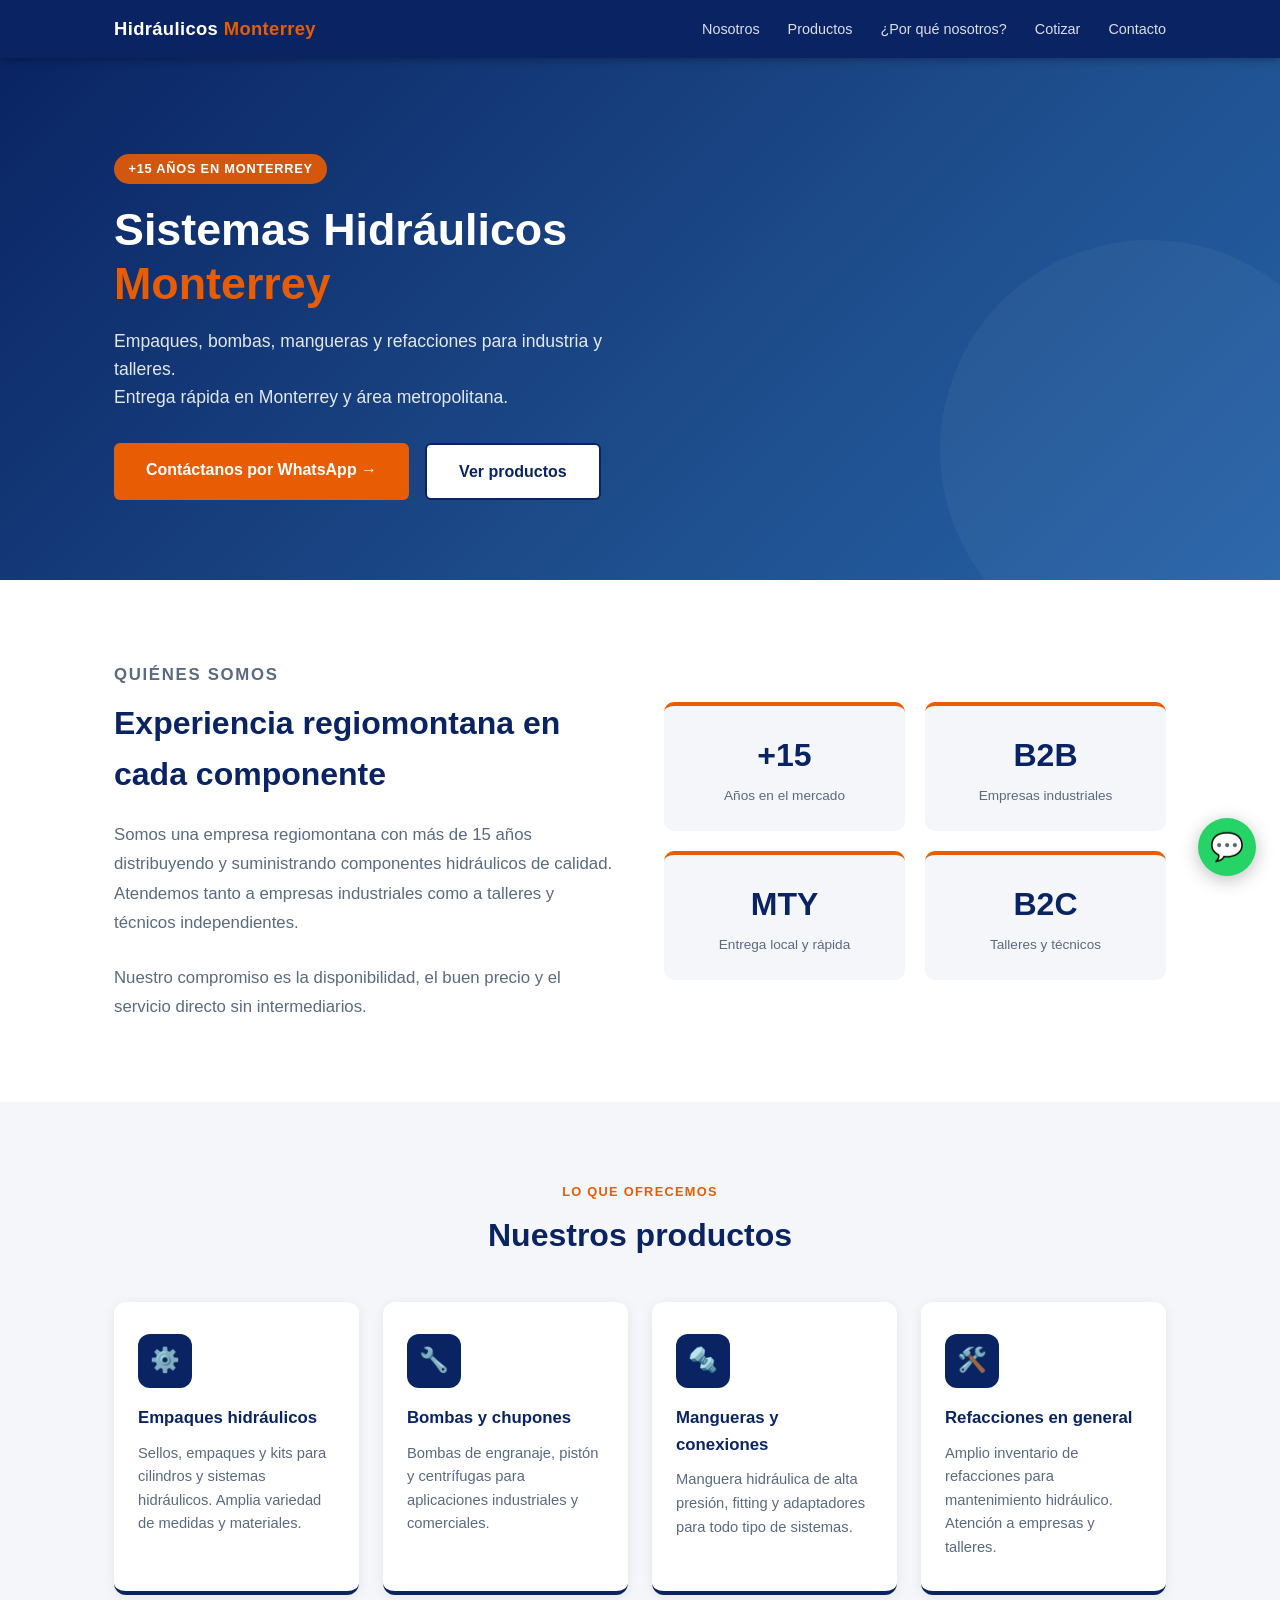
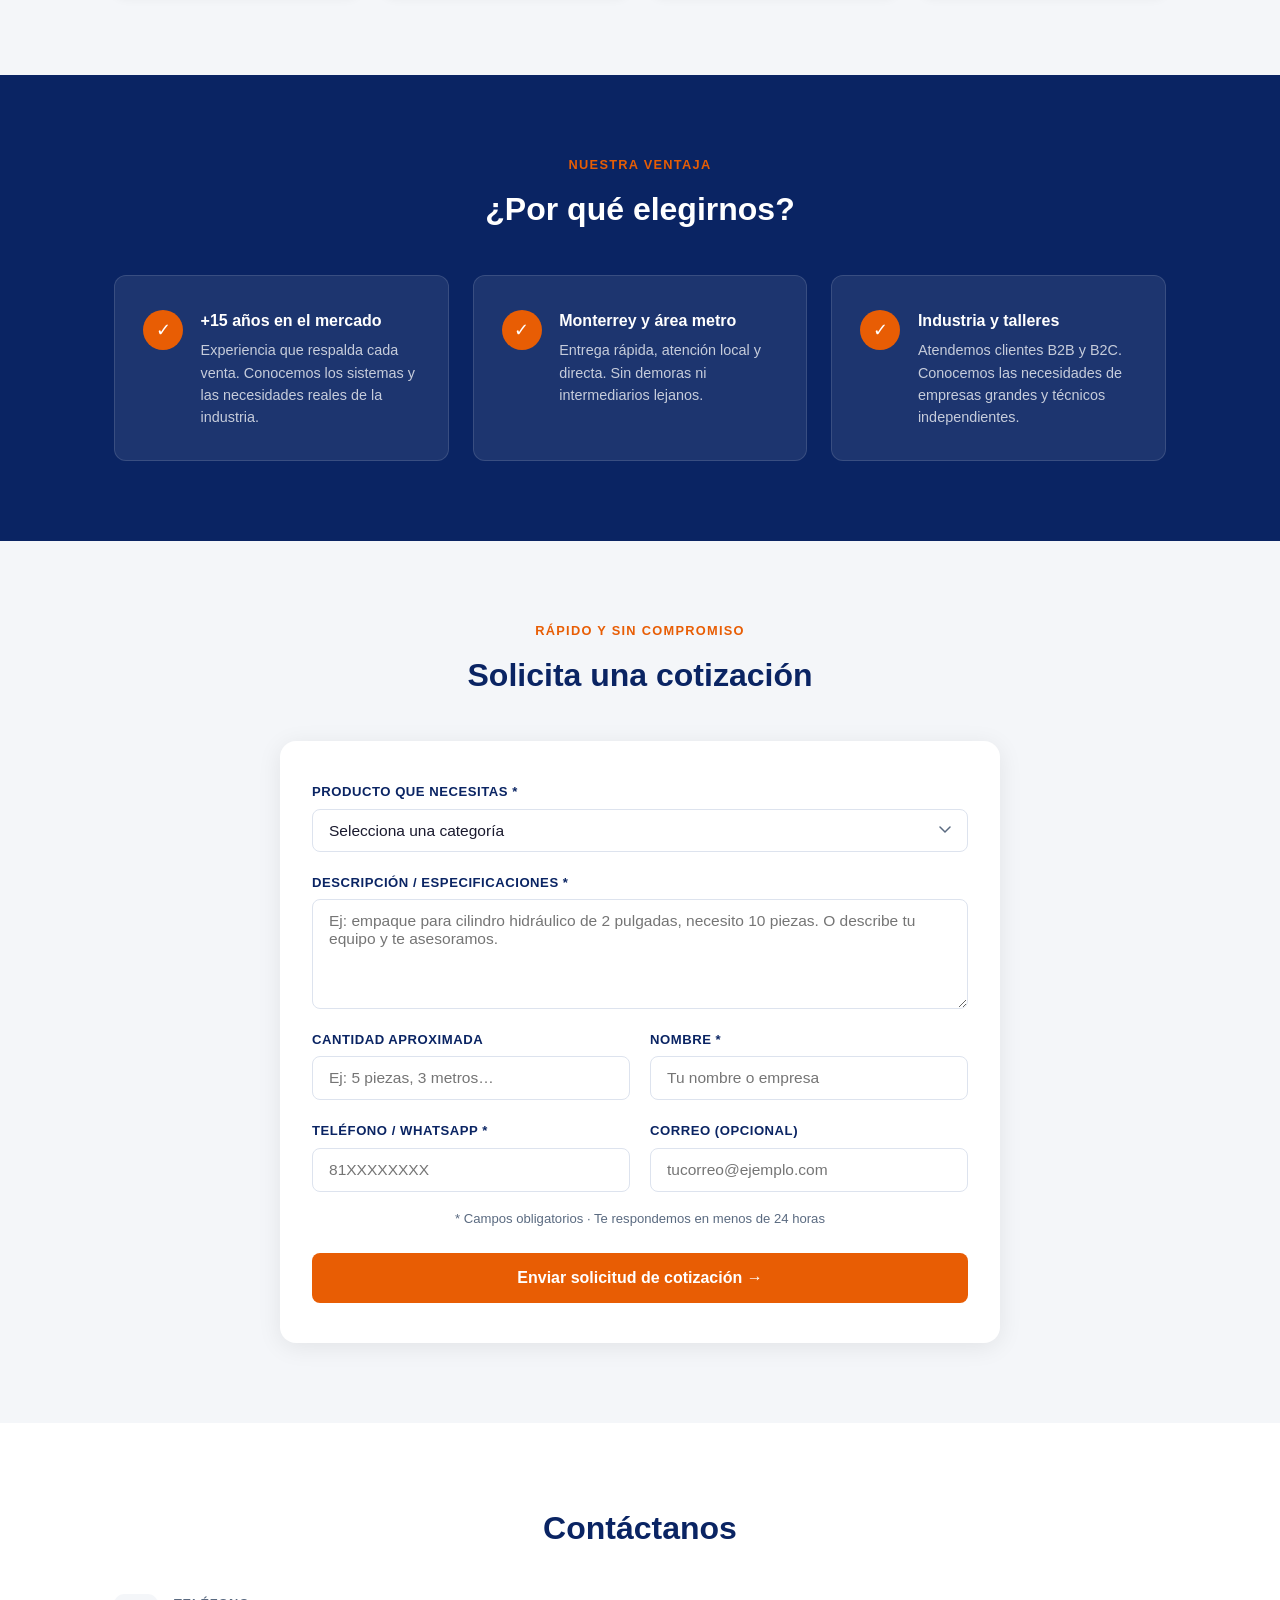
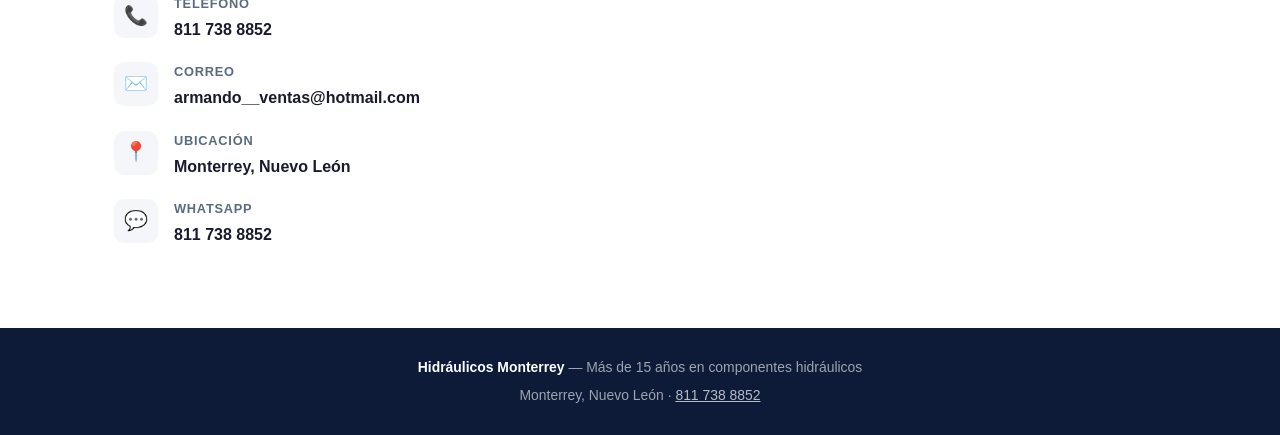
<file: 01-hidraulicos/index.html>
<!DOCTYPE html>
<html lang="es">
<head>
  <meta charset="UTF-8" />
  <meta name="viewport" content="width=device-width, initial-scale=1.0" />
  <title>Sistemas Hidráulicos Monterrey — Empaques, Bombas y Refacciones</title>
  <meta name="description" content="Más de 15 años distribuyendo componentes hidráulicos en Monterrey. Empaques, bombas, mangueras, conexiones y refacciones para industria y talleres." />
  <style>
    /* ── Reset & Base ── */
    *, *::before, *::after { box-sizing: border-box; margin: 0; padding: 0; }
    html { scroll-behavior: smooth; }
    body {
      font-family: 'Segoe UI', Arial, sans-serif;
      color: #1a1a2e;
      background: #fff;
      line-height: 1.6;
    }

    /* ── Tokens ── */
    :root {
      --azul:     #0a2463;
      --azul-mid: #1e4d8c;
      --naranja:  #e85d04;
      --gris:     #f4f6f9;
      --texto:    #1a1a2e;
      --suave:    #5a6a80;
    }

    /* ── Utilidades ── */
    .container { max-width: 1100px; margin: 0 auto; padding: 0 1.5rem; }
    .btn {
      display: inline-block;
      padding: .85rem 2rem;
      border-radius: 6px;
      font-weight: 700;
      font-size: 1rem;
      text-decoration: none;
      transition: transform .15s, box-shadow .15s;
    }
    .btn:hover { transform: translateY(-2px); box-shadow: 0 6px 20px rgba(0,0,0,.2); }
    .btn-primary   { background: var(--naranja); color: #fff; }
    .btn-secondary { background: #fff; color: var(--azul); border: 2px solid var(--azul); }

    /* ── NAV ── */
    nav {
      background: var(--azul);
      padding: .9rem 0;
      position: sticky;
      top: 0;
      z-index: 100;
      box-shadow: 0 2px 8px rgba(0,0,0,.3);
    }
    nav .container {
      display: flex;
      justify-content: space-between;
      align-items: center;
    }
    .nav-logo {
      color: #fff;
      font-weight: 800;
      font-size: 1.15rem;
      text-decoration: none;
      letter-spacing: .02em;
    }
    .nav-logo span { color: var(--naranja); }
    .nav-links { display: flex; gap: 1.75rem; list-style: none; }
    .nav-links a {
      color: rgba(255,255,255,.85);
      text-decoration: none;
      font-size: .9rem;
      font-weight: 500;
      transition: color .15s;
    }
    .nav-links a:hover { color: var(--naranja); }

    /* Hamburguesa */
    .nav-hamburger {
      display: none;
      flex-direction: column;
      gap: 5px;
      background: none;
      border: none;
      cursor: pointer;
      padding: .4rem;
    }
    .nav-hamburger span {
      display: block;
      width: 24px; height: 2px;
      background: #fff;
      border-radius: 2px;
      transition: transform .2s, opacity .2s;
    }
    .nav-hamburger.open span:nth-child(1) { transform: translateY(7px) rotate(45deg); }
    .nav-hamburger.open span:nth-child(2) { opacity: 0; }
    .nav-hamburger.open span:nth-child(3) { transform: translateY(-7px) rotate(-45deg); }

    /* Foto preview — tap en móvil */
    .producto-card.touch-open .foto-preview { transform: translateY(0); }

    @media (max-width: 600px) {
      /* Nav */
      .nav-hamburger { display: flex; }
      nav { position: relative; }
      .nav-links {
        display: none;
        position: absolute;
        top: 100%; left: 0; right: 0;
        background: var(--azul);
        flex-direction: column;
        padding: 1rem 1.5rem 1.5rem;
        gap: 1.1rem;
        box-shadow: 0 6px 16px rgba(0,0,0,.25);
        z-index: 99;
      }
      .nav-links.open { display: flex; }

      /* Hero */
      #hero { padding: 3.5rem 0 3rem; }
      .hero-actions { flex-direction: column; }
      .hero-actions .btn { text-align: center; width: 100%; }

      /* Secciones */
      #quienes, #productos, #porque, #cotizacion, #contacto { padding: 3rem 0; }
      .quienes-grid { grid-template-columns: 1fr; }
      .productos-grid { grid-template-columns: 1fr; }
      .producto-card { min-height: 200px; }
      .contacto-grid { grid-template-columns: 1fr; }
    }

    /* ── HERO ── */
    #hero {
      background: linear-gradient(135deg, var(--azul) 0%, var(--azul-mid) 60%, #2563a8 100%);
      color: #fff;
      padding: 6rem 0 5rem;
      position: relative;
      overflow: hidden;
    }
    #hero::after {
      content: '';
      position: absolute;
      right: -80px; bottom: -80px;
      width: 420px; height: 420px;
      border-radius: 50%;
      background: rgba(255,255,255,.04);
    }
    .hero-content { max-width: 680px; }
    .hero-badge {
      display: inline-block;
      background: rgba(232,93,4,.9);
      color: #fff;
      font-size: .8rem;
      font-weight: 700;
      padding: .3rem .9rem;
      border-radius: 20px;
      letter-spacing: .06em;
      text-transform: uppercase;
      margin-bottom: 1.2rem;
    }
    #hero h1 {
      font-size: clamp(1.8rem, 4vw, 2.8rem);
      font-weight: 800;
      line-height: 1.2;
      margin-bottom: 1rem;
    }
    #hero h1 span { color: var(--naranja); }
    #hero p {
      font-size: 1.1rem;
      color: rgba(255,255,255,.88);
      margin-bottom: 2rem;
      max-width: 520px;
    }
    .hero-actions { display: flex; gap: 1rem; flex-wrap: wrap; }

    /* ── QUIÉNES SOMOS ── */
    #quienes {
      padding: 5rem 0;
      background: #fff;
    }
    .section-label {
      color: var(--naranja);
      font-size: .8rem;
      font-weight: 700;
      letter-spacing: .1em;
      text-transform: uppercase;
      margin-bottom: .5rem;
    }
    .section-title {
      font-size: clamp(1.5rem, 3vw, 2rem);
      font-weight: 800;
      color: var(--azul);
      margin-bottom: 1.25rem;
    }
    .quienes-grid {
      display: grid;
      grid-template-columns: 1fr 1fr;
      gap: 3rem;
      align-items: center;
    }
    .quienes-texto p {
      color: var(--suave);
      font-size: 1.05rem;
      line-height: 1.75;
    }
    .stats-grid {
      display: grid;
      grid-template-columns: 1fr 1fr;
      gap: 1.25rem;
    }
    .stat-card {
      background: var(--gris);
      border-radius: 10px;
      padding: 1.5rem 1.25rem;
      text-align: center;
      border-top: 4px solid var(--naranja);
    }
    .stat-num {
      font-size: 2rem;
      font-weight: 800;
      color: var(--azul);
    }
    .stat-desc {
      font-size: .85rem;
      color: var(--suave);
      margin-top: .25rem;
    }

    @media (max-width: 700px) {
      .quienes-grid { grid-template-columns: 1fr; }
    }

    /* ── PRODUCTOS ── */
    #productos {
      padding: 5rem 0;
      background: var(--gris);
    }
    #productos .section-header { text-align: center; margin-bottom: 2.5rem; }
    .productos-grid {
      display: grid;
      grid-template-columns: repeat(auto-fit, minmax(240px, 1fr));
      gap: 1.5rem;
    }
    .producto-card {
      background: #fff;
      border-radius: 12px;
      padding: 2rem 1.5rem;
      box-shadow: 0 2px 12px rgba(0,0,0,.07);
      border-bottom: 4px solid var(--azul);
      transition: box-shadow .2s;
      position: relative;
      overflow: hidden;
      min-height: 260px;
    }
    .producto-card:hover {
      box-shadow: 0 10px 28px rgba(0,0,0,.15);
    }
    .producto-icon {
      width: 54px; height: 54px;
      background: var(--azul);
      border-radius: 12px;
      display: flex; align-items: center; justify-content: center;
      margin-bottom: 1.1rem;
      font-size: 1.5rem;
    }
    .producto-card h3 {
      font-size: 1.05rem;
      font-weight: 700;
      color: var(--azul);
      margin-bottom: .6rem;
    }
    .producto-card p {
      font-size: .92rem;
      color: var(--suave);
      line-height: 1.6;
    }

    /* ── Foto preview (slide-up on hover) ── */
    .foto-preview {
      position: absolute;
      bottom: 0; left: 0; right: 0;
      height: 100%;
      background: linear-gradient(160deg, rgba(10,36,99,.92) 0%, rgba(10,36,99,.98) 100%);
      transform: translateY(100%);
      transition: transform .38s cubic-bezier(.4,0,.2,1);
      display: flex;
      flex-direction: column;
      align-items: center;
      justify-content: center;
      padding: 1.5rem 1.25rem 1.25rem;
      gap: .9rem;
    }
    .producto-card:hover .foto-preview {
      transform: translateY(0);
    }
    .foto-preview-label {
      color: rgba(255,255,255,.95);
      font-size: .78rem;
      font-weight: 700;
      letter-spacing: .1em;
      text-transform: uppercase;
    }
    .foto-slots {
      display: grid;
      grid-template-columns: repeat(3, 1fr);
      gap: .5rem;
      width: 100%;
    }
    /* Slot vacío — reemplazar con <img src="tu-foto.jpg"> cuando tengas fotos */
    .foto-slot {
      aspect-ratio: 1;
      background: rgba(255,255,255,.08);
      border: 1.5px dashed rgba(255,255,255,.25);
      border-radius: 8px;
      display: flex;
      flex-direction: column;
      align-items: center;
      justify-content: center;
      gap: .25rem;
      color: rgba(255,255,255,.45);
      font-size: .65rem;
      text-align: center;
      line-height: 1.3;
      overflow: hidden;
    }
    .foto-slot .slot-icon { font-size: 1.3rem; opacity: .6; }
    /* Cuando agregues imágenes reales */
    .foto-slot img {
      width: 100%; height: 100%;
      object-fit: cover;
      border-radius: 7px;
    }

    /* ── POR QUÉ ELEGIRNOS ── */
    #porque {
      padding: 5rem 0;
      background: var(--azul);
      color: #fff;
    }
    #porque .section-header { text-align: center; margin-bottom: 2.5rem; }
    #porque .section-label { color: var(--naranja); }
    #porque .section-title { color: #fff; }
    .porque-grid {
      display: grid;
      grid-template-columns: repeat(auto-fit, minmax(280px, 1fr));
      gap: 1.5rem;
    }
    .porque-card {
      background: rgba(255,255,255,.08);
      border: 1px solid rgba(255,255,255,.12);
      border-radius: 12px;
      padding: 2rem 1.75rem;
      display: flex;
      gap: 1.1rem;
      align-items: flex-start;
      transition: background .2s;
    }
    .porque-card:hover { background: rgba(255,255,255,.13); }
    .porque-check {
      flex-shrink: 0;
      width: 40px; height: 40px;
      background: var(--naranja);
      border-radius: 50%;
      display: flex; align-items: center; justify-content: center;
      font-size: 1.1rem;
      margin-top: .1rem;
    }
    .porque-card h3 {
      font-size: 1rem;
      font-weight: 700;
      margin-bottom: .35rem;
    }
    .porque-card p {
      font-size: .9rem;
      color: rgba(255,255,255,.75);
      line-height: 1.55;
    }

    /* ── COTIZACIÓN ── */
    #cotizacion {
      padding: 5rem 0;
      background: var(--gris);
    }
    #cotizacion .section-header { text-align: center; margin-bottom: 2.5rem; }
    .cotizacion-wrap {
      max-width: 720px;
      margin: 0 auto;
      background: #fff;
      border-radius: 16px;
      padding: 2.5rem 2rem;
      box-shadow: 0 4px 24px rgba(0,0,0,.08);
    }
    .form-grid {
      display: grid;
      grid-template-columns: 1fr 1fr;
      gap: 1.25rem;
    }
    .form-group { display: flex; flex-direction: column; gap: .4rem; }
    .form-group.full { grid-column: 1 / -1; }
    .form-group label {
      font-size: .82rem;
      font-weight: 700;
      color: var(--azul);
      letter-spacing: .04em;
      text-transform: uppercase;
    }
    .form-group input,
    .form-group select,
    .form-group textarea {
      padding: .75rem 1rem;
      border: 1.5px solid #dde3ee;
      border-radius: 8px;
      font-size: .97rem;
      font-family: inherit;
      color: var(--texto);
      background: #fff;
      transition: border-color .15s, box-shadow .15s;
      outline: none;
    }
    .form-group input:focus,
    .form-group select:focus,
    .form-group textarea:focus {
      border-color: var(--azul-mid);
      box-shadow: 0 0 0 3px rgba(30,77,140,.1);
    }
    .form-group textarea { resize: vertical; min-height: 110px; }
    .form-group select { appearance: none; background-image: url("data:image/svg+xml,%3Csvg xmlns='http://www.w3.org/2000/svg' width='12' height='8' viewBox='0 0 12 8'%3E%3Cpath d='M1 1l5 5 5-5' stroke='%235a6a80' stroke-width='1.5' fill='none' stroke-linecap='round'/%3E%3C/svg%3E"); background-repeat: no-repeat; background-position: right 1rem center; padding-right: 2.5rem; }
    .form-nota { font-size: .82rem; color: var(--suave); margin-top: 1rem; text-align: center; }
    .btn-submit {
      width: 100%;
      margin-top: 1.5rem;
      padding: 1rem;
      background: var(--naranja);
      color: #fff;
      font-size: 1rem;
      font-weight: 700;
      border: none;
      border-radius: 8px;
      cursor: pointer;
      transition: background .15s, transform .15s;
    }
    .btn-submit:hover { background: #c94f00; transform: translateY(-1px); }
    .form-success { display: none; text-align: center; padding: 2rem; }
    .form-success .success-icon { font-size: 3rem; margin-bottom: 1rem; }
    .form-success h3 { color: var(--azul); font-size: 1.2rem; margin-bottom: .5rem; }
    .form-success p { color: var(--suave); font-size: .95rem; }
    @media (max-width: 600px) {
      .form-grid { grid-template-columns: 1fr; }
      .cotizacion-wrap { padding: 1.75rem 1.25rem; }
    }

    /* ── CONTACTO ── */
    #contacto {
      padding: 5rem 0;
      background: #fff;
    }
    #contacto .section-header { text-align: center; margin-bottom: 2.5rem; }
    .contacto-grid {
      display: grid;
      grid-template-columns: 1fr 1fr;
      gap: 3rem;
      align-items: start;
    }
    .contacto-info { display: flex; flex-direction: column; gap: 1.25rem; }
    .contacto-item {
      display: flex;
      gap: 1rem;
      align-items: flex-start;
    }
    .contacto-icono {
      width: 44px; height: 44px;
      flex-shrink: 0;
      background: var(--gris);
      border-radius: 10px;
      display: flex; align-items: center; justify-content: center;
      font-size: 1.2rem;
    }
    .contacto-item strong {
      display: block;
      font-size: .8rem;
      text-transform: uppercase;
      letter-spacing: .06em;
      color: var(--suave);
      margin-bottom: .15rem;
    }
    .contacto-item a, .contacto-item span {
      color: var(--texto);
      text-decoration: none;
      font-weight: 600;
      font-size: 1rem;
    }
    .contacto-item a:hover { color: var(--naranja); }

    .mapa-wrap {
      border-radius: 12px;
      overflow: hidden;
      box-shadow: 0 2px 16px rgba(0,0,0,.1);
    }
    .mapa-wrap iframe { display: block; width: 100%; height: 320px; border: 0; }

    @media (max-width: 700px) {
      .contacto-grid { grid-template-columns: 1fr; }
    }

    /* ── FOOTER ── */
    footer {
      background: #0d1b38;
      color: rgba(255,255,255,.6);
      text-align: center;
      padding: 1.75rem 1rem;
      font-size: .87rem;
    }
    footer strong { color: #fff; }

    /* ── WhatsApp flotante ── */
    .whatsapp-float {
      position: fixed;
      bottom: 1.5rem;
      right: 1.5rem;
      width: 58px; height: 58px;
      background: #25d366;
      border-radius: 50%;
      display: flex; align-items: center; justify-content: center;
      font-size: 1.7rem;
      box-shadow: 0 4px 18px rgba(0,0,0,.25);
      text-decoration: none;
      z-index: 200;
      transition: transform .2s, box-shadow .2s;
    }
    .whatsapp-float:hover { transform: scale(1.1); box-shadow: 0 6px 24px rgba(0,0,0,.3); }
  </style>
</head>
<body>

  <!-- NAV -->
  <nav>
    <div class="container">
      <a href="#hero" class="nav-logo">Hidráulicos <span>Monterrey</span></a>
      <button class="nav-hamburger" id="nav-toggle" aria-label="Menú" aria-expanded="false">
        <span></span><span></span><span></span>
      </button>
      <ul class="nav-links" id="nav-links">
        <li><a href="#quienes">Nosotros</a></li>
        <li><a href="#productos">Productos</a></li>
        <li><a href="#porque">¿Por qué nosotros?</a></li>
        <li><a href="#cotizacion">Cotizar</a></li>
        <li><a href="#contacto">Contacto</a></li>
      </ul>
    </div>
  </nav>

  <!-- HERO -->
  <section id="hero">
    <div class="container">
      <div class="hero-content">
        <span class="hero-badge">+15 años en Monterrey</span>
        <h1>Sistemas Hidráulicos <span>Monterrey</span></h1>
        <p>Empaques, bombas, mangueras y refacciones para industria y talleres.<br>
           Entrega rápida en Monterrey y área metropolitana.</p>
        <div class="hero-actions">
          <a href="https://wa.me/5218117388852" class="btn btn-primary" target="_blank" rel="noopener">
            Contáctanos por WhatsApp →
          </a>
          <a href="#productos" class="btn btn-secondary">Ver productos</a>
        </div>
      </div>
    </div>
  </section>

  <!-- QUIÉNES SOMOS -->
  <section id="quienes">
    <div class="container">
      <div class="quienes-grid">
        <div class="quienes-texto">
          <p class="section-label">Quiénes somos</p>
          <h2 class="section-title">Experiencia regiomontana en cada componente</h2>
          <p>Somos una empresa regiomontana con más de 15 años distribuyendo y suministrando
             componentes hidráulicos de calidad. Atendemos tanto a empresas industriales como
             a talleres y técnicos independientes.</p>
          <br>
          <p>Nuestro compromiso es la disponibilidad, el buen precio y el servicio directo
             sin intermediarios.</p>
        </div>
        <div class="stats-grid">
          <div class="stat-card">
            <div class="stat-num">+15</div>
            <div class="stat-desc">Años en el mercado</div>
          </div>
          <div class="stat-card">
            <div class="stat-num">B2B</div>
            <div class="stat-desc">Empresas industriales</div>
          </div>
          <div class="stat-card">
            <div class="stat-num">MTY</div>
            <div class="stat-desc">Entrega local y rápida</div>
          </div>
          <div class="stat-card">
            <div class="stat-num">B2C</div>
            <div class="stat-desc">Talleres y técnicos</div>
          </div>
        </div>
      </div>
    </div>
  </section>

  <!-- PRODUCTOS -->
  <section id="productos">
    <div class="container">
      <div class="section-header">
        <p class="section-label">Lo que ofrecemos</p>
        <h2 class="section-title">Nuestros productos</h2>
      </div>
      <div class="productos-grid">

        <div class="producto-card">
          <div class="producto-icon">⚙️</div>
          <h3>Empaques hidráulicos</h3>
          <p>Sellos, empaques y kits para cilindros y sistemas hidráulicos.
             Amplia variedad de medidas y materiales.</p>
          <!-- PREVIEW FOTOS — reemplaza cada .foto-slot con <img src="foto.jpg" alt=""> -->
          <div class="foto-preview">
            <span class="foto-preview-label">📷 Galería — Empaques</span>
            <div class="foto-slots">
              <div class="foto-slot"><span class="slot-icon">📷</span>Foto 1</div>
              <div class="foto-slot"><span class="slot-icon">📷</span>Foto 2</div>
              <div class="foto-slot"><span class="slot-icon">📷</span>Foto 3</div>
            </div>
          </div>
        </div>

        <div class="producto-card">
          <div class="producto-icon">🔧</div>
          <h3>Bombas y chupones</h3>
          <p>Bombas de engranaje, pistón y centrífugas para aplicaciones
             industriales y comerciales.</p>
          <div class="foto-preview">
            <span class="foto-preview-label">📷 Galería — Bombas</span>
            <div class="foto-slots">
              <div class="foto-slot"><span class="slot-icon">📷</span>Foto 1</div>
              <div class="foto-slot"><span class="slot-icon">📷</span>Foto 2</div>
              <div class="foto-slot"><span class="slot-icon">📷</span>Foto 3</div>
            </div>
          </div>
        </div>

        <div class="producto-card">
          <div class="producto-icon">🔩</div>
          <h3>Mangueras y conexiones</h3>
          <p>Manguera hidráulica de alta presión, fitting y adaptadores
             para todo tipo de sistemas.</p>
          <div class="foto-preview">
            <span class="foto-preview-label">📷 Galería — Mangueras</span>
            <div class="foto-slots">
              <div class="foto-slot"><span class="slot-icon">📷</span>Foto 1</div>
              <div class="foto-slot"><span class="slot-icon">📷</span>Foto 2</div>
              <div class="foto-slot"><span class="slot-icon">📷</span>Foto 3</div>
            </div>
          </div>
        </div>

        <div class="producto-card">
          <div class="producto-icon">🛠️</div>
          <h3>Refacciones en general</h3>
          <p>Amplio inventario de refacciones para mantenimiento hidráulico.
             Atención a empresas y talleres.</p>
          <div class="foto-preview">
            <span class="foto-preview-label">📷 Galería — Refacciones</span>
            <div class="foto-slots">
              <div class="foto-slot"><span class="slot-icon">📷</span>Foto 1</div>
              <div class="foto-slot"><span class="slot-icon">📷</span>Foto 2</div>
              <div class="foto-slot"><span class="slot-icon">📷</span>Foto 3</div>
            </div>
          </div>
        </div>

      </div>
    </div>
  </section>

  <!-- POR QUÉ ELEGIRNOS -->
  <section id="porque">
    <div class="container">
      <div class="section-header">
        <p class="section-label">Nuestra ventaja</p>
        <h2 class="section-title">¿Por qué elegirnos?</h2>
      </div>
      <div class="porque-grid">

        <div class="porque-card">
          <div class="porque-check">✓</div>
          <div>
            <h3>+15 años en el mercado</h3>
            <p>Experiencia que respalda cada venta. Conocemos los sistemas y las necesidades reales de la industria.</p>
          </div>
        </div>

        <div class="porque-card">
          <div class="porque-check">✓</div>
          <div>
            <h3>Monterrey y área metro</h3>
            <p>Entrega rápida, atención local y directa. Sin demoras ni intermediarios lejanos.</p>
          </div>
        </div>

        <div class="porque-card">
          <div class="porque-check">✓</div>
          <div>
            <h3>Industria y talleres</h3>
            <p>Atendemos clientes B2B y B2C. Conocemos las necesidades de empresas grandes y técnicos independientes.</p>
          </div>
        </div>

      </div>
    </div>
  </section>

  <!-- COTIZACIÓN -->
  <section id="cotizacion">
    <div class="container">
      <div class="section-header">
        <p class="section-label">Rápido y sin compromiso</p>
        <h2 class="section-title">Solicita una cotización</h2>
      </div>
      <div class="cotizacion-wrap">

        <div class="form-success" id="form-success">
          <div class="success-icon">✅</div>
          <h3>¡Cotización recibida!</h3>
          <p>Te contactaremos a la brevedad para darte el mejor precio.<br>También puedes escribirnos directo por WhatsApp.</p>
          <a href="https://wa.me/5218117388852" class="btn btn-primary" style="margin-top:1.25rem" target="_blank" rel="noopener">Ir a WhatsApp →</a>
        </div>


        <form id="cotizacion-form" action="https://formspree.io/f/mvzvqnev" method="POST">
          <div class="form-grid">

            <div class="form-group full">
              <label for="producto">Producto que necesitas *</label>
              <select id="producto" name="producto" required>
                <option value="" disabled selected>Selecciona una categoría</option>
                <option>Empaques hidráulicos</option>
                <option>Bombas y chupones</option>
                <option>Mangueras y conexiones</option>
                <option>Refacciones en general</option>
                <option>Otro / No sé exactamente</option>
              </select>
            </div>

            <div class="form-group full">
              <label for="descripcion">Descripción / especificaciones *</label>
              <textarea id="descripcion" name="descripcion"
                placeholder="Ej: empaque para cilindro hidráulico de 2 pulgadas, necesito 10 piezas. O describe tu equipo y te asesoramos."
                required></textarea>
            </div>

            <div class="form-group">
              <label for="cantidad">Cantidad aproximada</label>
              <input type="text" id="cantidad" name="cantidad" placeholder="Ej: 5 piezas, 3 metros…" />
            </div>

            <div class="form-group">
              <label for="nombre">Nombre *</label>
              <input type="text" id="nombre" name="nombre" placeholder="Tu nombre o empresa" required />
            </div>

            <div class="form-group">
              <label for="telefono">Teléfono / WhatsApp *</label>
              <input type="tel" id="telefono" name="telefono" placeholder="81XXXXXXXX" required />
            </div>

            <div class="form-group">
              <label for="correo">Correo (opcional)</label>
              <input type="email" id="correo" name="correo" placeholder="tucorreo@ejemplo.com" />
            </div>

          </div>
          <p class="form-nota">* Campos obligatorios · Te respondemos en menos de 24 horas</p>
          <button type="submit" class="btn-submit">Enviar solicitud de cotización →</button>
        </form>

      </div>
    </div>
  </section>

  <!-- CONTACTO -->
  <section id="contacto">
    <div class="container">
      <div class="section-header">
        <h2 class="section-title">Contáctanos</h2>
      </div>
      <div class="contacto-grid">

        <div class="contacto-info">

          <div class="contacto-item">
            <div class="contacto-icono">📞</div>
            <div>
              <strong>Teléfono</strong>
              <a href="tel:8117388852">811 738 8852</a>
            </div>
          </div>

          <div class="contacto-item">
            <div class="contacto-icono">✉️</div>
            <div>
              <strong>Correo</strong>
              <a href="mailto:armando__ventas@hotmail.com">armando__ventas@hotmail.com</a>
            </div>
          </div>

          <div class="contacto-item">
            <div class="contacto-icono">📍</div>
            <div>
              <strong>Ubicación</strong>
              <span>Monterrey, Nuevo León</span>
            </div>
          </div>

          <div class="contacto-item">
            <div class="contacto-icono">💬</div>
            <div>
              <strong>WhatsApp</strong>
              <a href="https://wa.me/5218117388852" target="_blank" rel="noopener">811 738 8852</a>
            </div>
          </div>

        </div>



      </div>
    </div>
  </section>

  <!-- FOOTER -->
  <footer>
    <p><strong>Hidráulicos Monterrey</strong> — Más de 15 años en componentes hidráulicos</p>
    <p style="margin-top:.4rem;">Monterrey, Nuevo León · <a href="tel:8117388852" style="color:rgba(255,255,255,.7)">811 738 8852</a></p>
  </footer>

  <!-- WhatsApp flotante -->
  <a href="https://wa.me/5218117388852" class="whatsapp-float" target="_blank" rel="noopener" aria-label="Contactar por WhatsApp">
    💬
  </a>

  <script>
    // Nav hamburguesa
    const navToggle = document.getElementById('nav-toggle');
    const navLinks  = document.getElementById('nav-links');
    if (navToggle) {
      navToggle.addEventListener('click', () => {
        const open = navLinks.classList.toggle('open');
        navToggle.classList.toggle('open', open);
        navToggle.setAttribute('aria-expanded', open);
      });
      // Cerrar al hacer clic en un link
      navLinks.querySelectorAll('a').forEach(a =>
        a.addEventListener('click', () => {
          navLinks.classList.remove('open');
          navToggle.classList.remove('open');
          navToggle.setAttribute('aria-expanded', false);
        })
      );
    }

    // Foto preview — tap en móvil
    if ('ontouchstart' in window) {
      document.querySelectorAll('.producto-card').forEach(card => {
        card.addEventListener('click', () => {
          const isOpen = card.classList.contains('touch-open');
          document.querySelectorAll('.producto-card').forEach(c => c.classList.remove('touch-open'));
          if (!isOpen) card.classList.add('touch-open');
        });
      });
    }

    // Formulario cotización
    const form = document.getElementById('cotizacion-form');
    const success = document.getElementById('form-success');
    if (form) {
      form.addEventListener('submit', async (e) => {
        e.preventDefault();
        const btn = form.querySelector('.btn-submit');
        btn.textContent = 'Enviando…';
        btn.disabled = true;
        const res = await fetch(form.action, {
          method: 'POST',
          body: new FormData(form),
          headers: { 'Accept': 'application/json' }
        });
        if (res.ok) {
          form.style.display = 'none';
          success.style.display = 'block';
        } else {
          btn.textContent = 'Error al enviar. Inténtalo de nuevo.';
          btn.disabled = false;
        }
      });
    }
  </script>

</body>
</html>
</file>
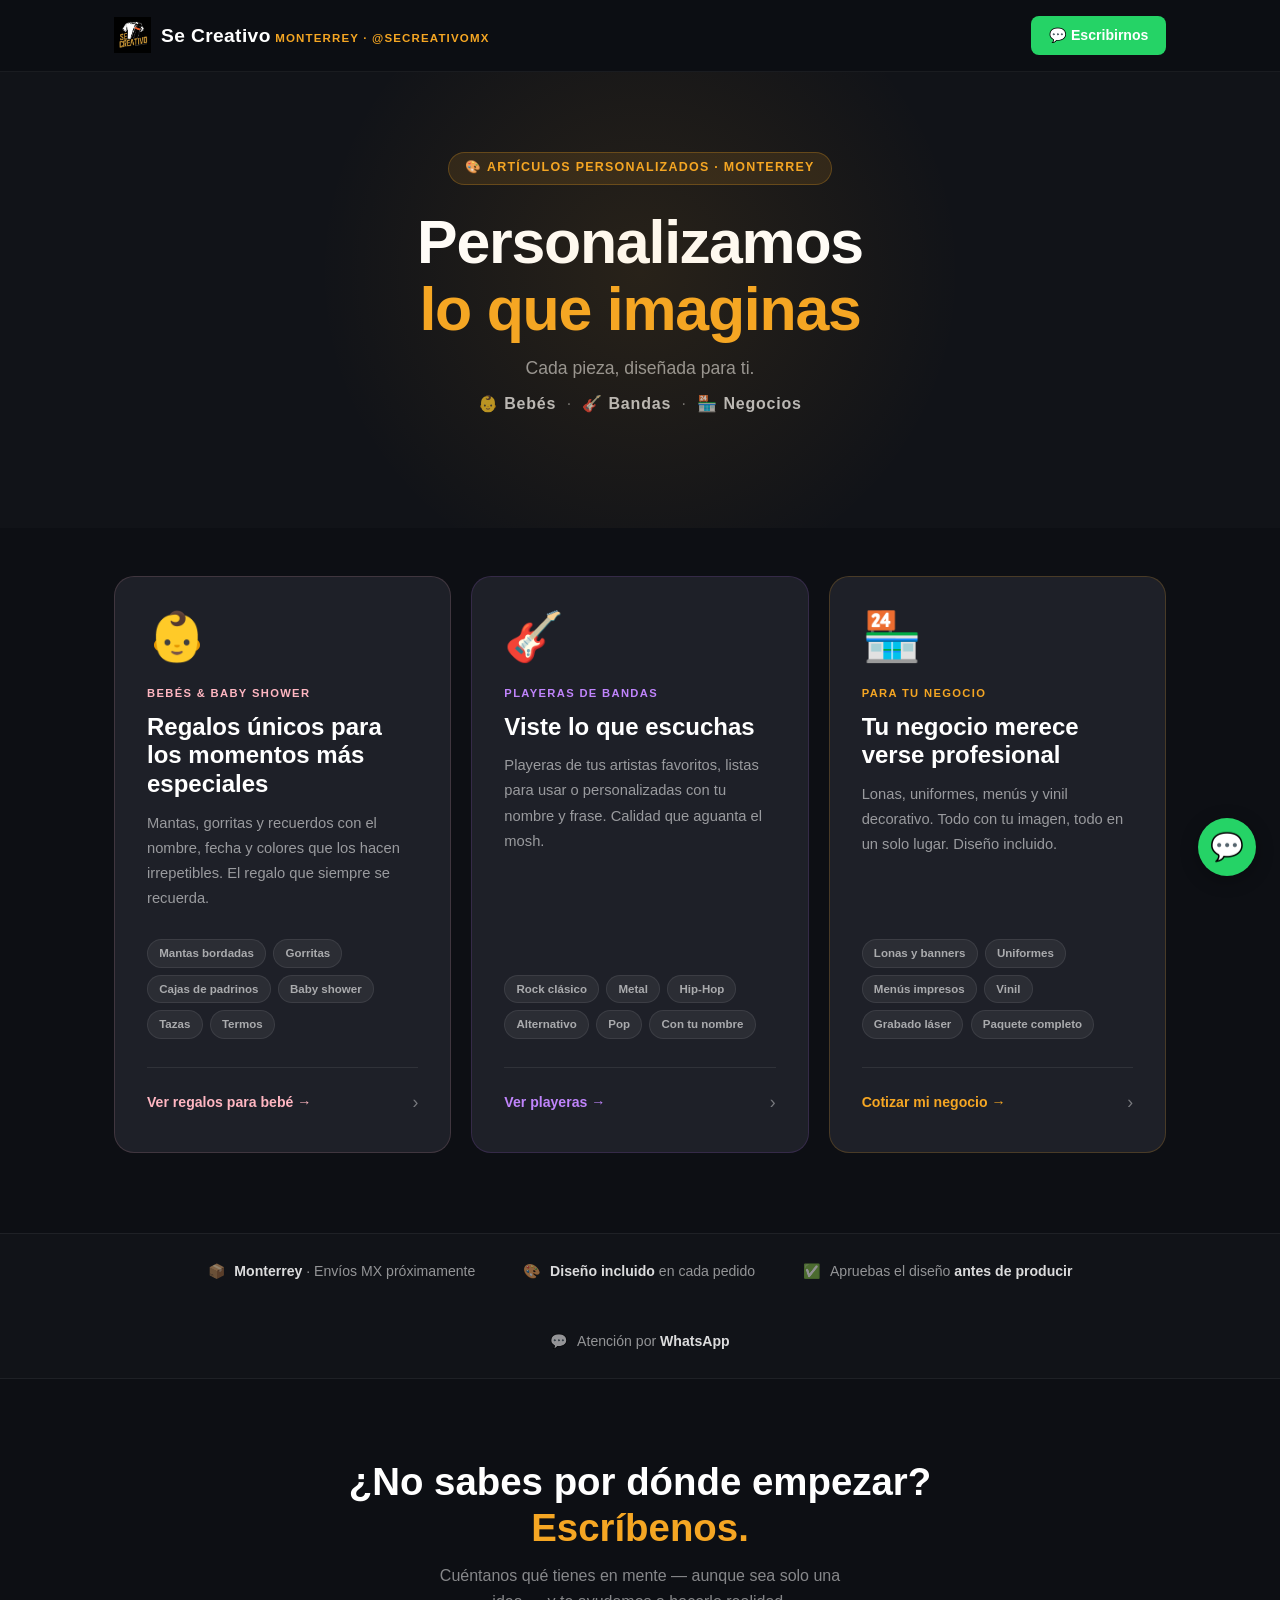
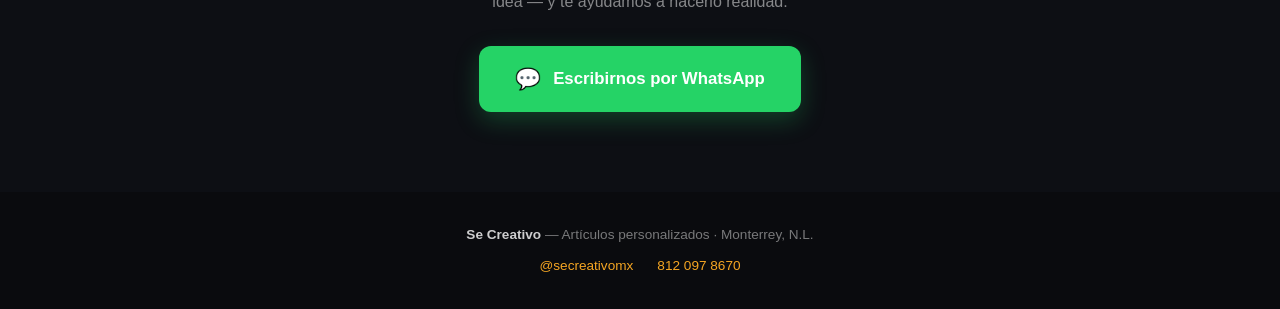
<file: 02-se-creativo/index.html>
<!DOCTYPE html>
<html lang="es">
<head>
  <meta charset="UTF-8" />
  <meta name="viewport" content="width=device-width, initial-scale=1.0" />
  <title>Se Creativo — Personalizamos lo que imaginas</title>
  <meta name="description" content="Artículos personalizados en Monterrey. Regalos para bebés, playeras de bandas y material para tu negocio. Hecho a tu medida." />
  <link rel="icon" type="image/png" href="secreativologo.png" />
  <!-- Open Graph -->
  <meta property="og:type"        content="website" />
  <meta property="og:url"         content="https://secreativo.mx/" />
  <meta property="og:title"       content="Se Creativo — Personalizamos lo que imaginas" />
  <meta property="og:description" content="Artículos personalizados en Monterrey. Regalos para bebés, playeras de bandas y material para tu negocio. Hecho a tu medida." />
  <meta property="og:image"       content="https://secreativo.mx/secreativologo.png" />
  <meta property="og:locale"      content="es_MX" />
  <!-- Twitter / X -->
  <meta name="twitter:card"        content="summary" />
  <meta name="twitter:title"       content="Se Creativo — Personalizamos lo que imaginas" />
  <meta name="twitter:description" content="Artículos personalizados en Monterrey. Regalos para bebés, playeras de bandas y material para tu negocio." />
  <meta name="twitter:image"       content="https://secreativo.mx/secreativologo.png" />
  <link rel="stylesheet" href="styles.css" />
  <style>
    body { background: #0d0f14; min-height: 100vh; }

    /* nav override: blur en index */
    nav { background: rgba(13,15,20,.95); backdrop-filter: blur(12px); }
    .nav-wa { display: flex; align-items: center; gap: .5rem; background: #25d366; color: #fff; padding: .5rem 1.1rem; border-radius: 8px; font-weight: 700; font-size: .88rem; text-decoration: none; transition: background .15s, transform .15s; }
    .nav-wa:hover { background: #1fba59; transform: translateY(-1px); }

    /* ── HERO ── */
    #hero { background: var(--negro); padding: 5rem 0 4rem; text-align: center; position: relative; overflow: hidden; }
    #hero::before { content: ''; position: absolute; top: -150px; left: 50%; transform: translateX(-50%); width: 700px; height: 700px; border-radius: 50%; background: radial-gradient(circle, rgba(245,166,35,.1) 0%, transparent 65%); pointer-events: none; }
    .hero-eyebrow { display: inline-flex; align-items: center; gap: .5rem; background: rgba(245,166,35,.12); border: 1px solid rgba(245,166,35,.25); color: var(--amarillo); font-size: .78rem; font-weight: 700; letter-spacing: .1em; text-transform: uppercase; padding: .35rem 1rem; border-radius: 20px; margin-bottom: 1.5rem; }
    #hero h1 { font-size: clamp(2.2rem, 6vw, 3.8rem); font-weight: 900; color: #fff; line-height: 1.1; margin-bottom: .75rem; letter-spacing: -.02em; }
    #hero h1 span { color: var(--amarillo); }
    .hero-tagline { font-size: 1.1rem; color: rgba(255,255,255,.55); margin-bottom: .5rem; }
    .hero-lineas { font-size: 1rem; color: rgba(255,255,255,.4); letter-spacing: .05em; margin-bottom: 3rem; }
    .hero-lineas strong { color: rgba(255,255,255,.7); font-weight: 600; }

    /* ── CARDS ── */
    #lineas { background: #0d0f14; padding: 3rem 0 5rem; }
    .lineas-grid { display: grid; grid-template-columns: repeat(3, 1fr); gap: 1.25rem; }
    .linea-card { position: relative; border-radius: 20px; overflow: hidden; text-decoration: none; display: flex; flex-direction: column; min-height: 420px; border: 1.5px solid rgba(255,255,255,.07); background: var(--oscuro); transition: transform .25s, border-color .25s, box-shadow .25s; cursor: pointer; }
    .linea-card:hover { transform: translateY(-6px); box-shadow: 0 24px 60px rgba(0,0,0,.5); }
    .linea-card:hover .linea-bg { opacity: 1; }
    .linea-card:hover .linea-arrow { transform: translateX(4px); }
    .linea-bg { position: absolute; inset: 0; opacity: 0; transition: opacity .3s; pointer-events: none; }
    .card-bebes   .linea-bg { background: radial-gradient(circle at 30% 70%, rgba(255,182,193,.08) 0%, transparent 60%); }
    .card-bandas  .linea-bg { background: radial-gradient(circle at 70% 30%, rgba(180,100,255,.1)  0%, transparent 60%); }
    .card-negocio .linea-bg { background: radial-gradient(circle at 50% 80%, rgba(245,166,35,.1)   0%, transparent 60%); }
    .card-bebes   { border-color: rgba(255,182,193,.15); }
    .card-bandas  { border-color: rgba(180,100,255,.15); }
    .card-negocio { border-color: rgba(245,166,35,.2); }
    .card-bebes:hover   { border-color: rgba(255,182,193,.5); box-shadow: 0 24px 60px rgba(255,182,193,.12); }
    .card-bandas:hover  { border-color: rgba(180,100,255,.5); box-shadow: 0 24px 60px rgba(180,100,255,.12); }
    .card-negocio:hover { border-color: rgba(245,166,35,.5);  box-shadow: 0 24px 60px rgba(245,166,35,.15); }
    .linea-content { position: relative; z-index: 1; padding: 2.25rem 2rem; display: flex; flex-direction: column; flex: 1; }
    .linea-icon { font-size: 3rem; margin-bottom: 1.5rem; display: block; line-height: 1; }
    .linea-tag { font-size: .7rem; font-weight: 700; letter-spacing: .12em; text-transform: uppercase; margin-bottom: .6rem; }
    .card-bebes   .linea-tag { color: #ffb6c1; }
    .card-bandas  .linea-tag { color: #c084fc; }
    .card-negocio .linea-tag { color: var(--amarillo); }
    .linea-card h2 { font-size: 1.5rem; font-weight: 800; color: #fff; line-height: 1.2; margin-bottom: .75rem; }
    .linea-desc { font-size: .92rem; color: rgba(255,255,255,.55); line-height: 1.7; flex: 1; margin-bottom: 1.75rem; }
    .linea-productos { display: flex; flex-wrap: wrap; gap: .45rem; margin-bottom: 1.75rem; }
    .producto-chip { font-size: .72rem; font-weight: 600; padding: .25rem .7rem; border-radius: 20px; background: rgba(255,255,255,.06); color: rgba(255,255,255,.6); border: 1px solid rgba(255,255,255,.08); }
    .linea-cta { display: flex; align-items: center; justify-content: space-between; padding-top: 1.25rem; border-top: 1px solid rgba(255,255,255,.08); }
    .linea-cta-text { font-size: .88rem; font-weight: 700; }
    .linea-arrow { font-size: 1.1rem; color: rgba(255,255,255,.4); transition: transform .2s; }
    .card-bebes   .linea-cta-text { color: #ffb6c1; }
    .card-bandas  .linea-cta-text { color: #c084fc; }
    .card-negocio .linea-cta-text { color: var(--amarillo); }

    /* ── TRUST STRIP ── */
    #trust { background: var(--negro); border-top: 1px solid rgba(255,255,255,.06); border-bottom: 1px solid rgba(255,255,255,.06); padding: 1.6rem 0; }
    .trust-inner { display: flex; align-items: center; justify-content: center; gap: 3rem; flex-wrap: wrap; }
    .trust-item { display: flex; align-items: center; gap: .55rem; font-size: .88rem; color: rgba(255,255,255,.55); }
    .trust-item strong { color: rgba(255,255,255,.85); }

    /* ── CONTACTO ── */
    #contacto { background: #0d0f14; padding: 5rem 0; text-align: center; }
    #contacto h2 { font-size: clamp(1.6rem, 4vw, 2.4rem); font-weight: 900; color: #fff; margin-bottom: .75rem; line-height: 1.2; }
    #contacto h2 span { color: var(--amarillo); }
    #contacto p { color: rgba(255,255,255,.5); font-size: 1rem; max-width: 420px; margin: 0 auto 2rem; }
    .wa-btn { display: inline-flex; align-items: center; gap: .75rem; background: #25d366; color: #fff; padding: 1rem 2.25rem; border-radius: 12px; font-weight: 700; font-size: 1.05rem; text-decoration: none; transition: background .15s, transform .15s, box-shadow .15s; box-shadow: 0 8px 24px rgba(37,211,102,.25); }
    .wa-btn:hover { background: #1fba59; transform: translateY(-2px); box-shadow: 0 12px 32px rgba(37,211,102,.35); }
    .wa-btn .icon { font-size: 1.3rem; }

    @media (max-width: 900px) {
      .lineas-grid { grid-template-columns: 1fr; max-width: 480px; margin: 0 auto; }
      .linea-card { min-height: 300px; }
    }
    @media (max-width: 600px) {
      #hero { padding: 3.5rem 0 3rem; }
      #lineas { padding: 2rem 0 4rem; }
      .trust-inner { gap: 1.5rem; }
      #contacto { padding: 3.5rem 0; }
    }
  </style>
</head>
<body>

  <!-- NAV -->
  <nav>
    <div class="container">
      <a href="#" class="nav-logo">
        <img src="secreativologo.png" alt="Se Creativo logo" />
        <div>
          <span class="logo-main">Se Creativo</span>
          <span class="logo-sub">Monterrey · @secreativomx</span>
        </div>
      </a>
      <a href="https://wa.me/528120978670?text=Hola%2C%20me%20interesa%20algo%20personalizado"
         class="nav-wa" target="_blank" rel="noopener">
        💬 Escribirnos
      </a>
    </div>
  </nav>

  <!-- HERO -->
  <section id="hero">
    <div class="container">
      <span class="hero-eyebrow">🎨 Artículos personalizados · Monterrey</span>
      <h1>Personalizamos<br><span>lo que imaginas</span></h1>
      <p class="hero-tagline">Cada pieza, diseñada para ti.</p>
      <p class="hero-lineas">
        <strong>👶 Bebés</strong> &nbsp;·&nbsp;
        <strong>🎸 Bandas</strong> &nbsp;·&nbsp;
        <strong>🏪 Negocios</strong>
      </p>
    </div>
  </section>

  <!-- LÍNEAS DE NEGOCIO -->
  <section id="lineas">
    <div class="container">
      <div class="lineas-grid">

        <!-- BEBÉS -->
        <a href="https://wa.me/528120978670?text=Hola%2C%20me%20interesan%20regalos%20personalizados%20para%20beb%C3%A9"
           class="linea-card card-bebes" target="_blank" rel="noopener">
          <div class="linea-bg"></div>
          <div class="linea-content">
            <span class="linea-icon">👶</span>
            <span class="linea-tag">Bebés &amp; Baby Shower</span>
            <h2>Regalos únicos para los momentos más especiales</h2>
            <p class="linea-desc">
              Mantas, gorritas y recuerdos con el nombre, fecha y colores que los hacen irrepetibles.
              El regalo que siempre se recuerda.
            </p>
            <div class="linea-productos">
              <span class="producto-chip">Mantas bordadas</span>
              <span class="producto-chip">Gorritas</span>
              <span class="producto-chip">Cajas de padrinos</span>
              <span class="producto-chip">Baby shower</span>
              <span class="producto-chip">Tazas</span>
              <span class="producto-chip">Termos</span>
            </div>
            <div class="linea-cta">
              <span class="linea-cta-text">Ver regalos para bebé →</span>
              <span class="linea-arrow">›</span>
            </div>
          </div>
        </a>

        <!-- BANDAS -->
        <a href="https://wa.me/528120978670?text=Hola%2C%20me%20interesan%20las%20playeras%20de%20bandas"
           class="linea-card card-bandas" target="_blank" rel="noopener">
          <div class="linea-bg"></div>
          <div class="linea-content">
            <span class="linea-icon">🎸</span>
            <span class="linea-tag">Playeras de Bandas</span>
            <h2>Viste lo que escuchas</h2>
            <p class="linea-desc">
              Playeras de tus artistas favoritos, listas para usar o personalizadas con tu nombre y frase.
              Calidad que aguanta el mosh.
            </p>
            <div class="linea-productos">
              <span class="producto-chip">Rock clásico</span>
              <span class="producto-chip">Metal</span>
              <span class="producto-chip">Hip-Hop</span>
              <span class="producto-chip">Alternativo</span>
              <span class="producto-chip">Pop</span>
              <span class="producto-chip">Con tu nombre</span>
            </div>
            <div class="linea-cta">
              <span class="linea-cta-text">Ver playeras →</span>
              <span class="linea-arrow">›</span>
            </div>
          </div>
        </a>

        <!-- NEGOCIOS -->
        <a href="vestir-tu-negocio.html" class="linea-card card-negocio">
          <div class="linea-bg"></div>
          <div class="linea-content">
            <span class="linea-icon">🏪</span>
            <span class="linea-tag">Para tu Negocio</span>
            <h2>Tu negocio merece verse profesional</h2>
            <p class="linea-desc">
              Lonas, uniformes, menús y vinil decorativo. Todo con tu imagen, todo en un solo lugar.
              Diseño incluido.
            </p>
            <div class="linea-productos">
              <span class="producto-chip">Lonas y banners</span>
              <span class="producto-chip">Uniformes</span>
              <span class="producto-chip">Menús impresos</span>
              <span class="producto-chip">Vinil</span>
              <span class="producto-chip">Grabado láser</span>
              <span class="producto-chip">Paquete completo</span>
            </div>
            <div class="linea-cta">
              <span class="linea-cta-text">Cotizar mi negocio →</span>
              <span class="linea-arrow">›</span>
            </div>
          </div>
        </a>

      </div>
    </div>
  </section>

  <!-- STRIP DE CONFIANZA -->
  <div id="trust">
    <div class="container">
      <div class="trust-inner">
        <div class="trust-item">
          <span>📦</span>
          <span><strong>Monterrey</strong> · Envíos MX próximamente</span>
        </div>
        <div class="trust-item">
          <span>🎨</span>
          <span><strong>Diseño incluido</strong> en cada pedido</span>
        </div>
        <div class="trust-item">
          <span>✅</span>
          <span>Apruebas el diseño <strong>antes de producir</strong></span>
        </div>
        <div class="trust-item">
          <span>💬</span>
          <span>Atención por <strong>WhatsApp</strong></span>
        </div>
      </div>
    </div>
  </div>

  <!-- CONTACTO -->
  <section id="contacto">
    <div class="container">
      <h2>¿No sabes por dónde empezar?<br><span>Escríbenos.</span></h2>
      <p>Cuéntanos qué tienes en mente — aunque sea solo una idea — y te ayudamos a hacerlo realidad.</p>
      <a href="https://wa.me/528120978670?text=Hola%2C%20quiero%20un%20art%C3%ADculo%20personalizado"
         class="wa-btn" target="_blank" rel="noopener">
        <span class="icon">💬</span>
        Escribirnos por WhatsApp
      </a>
    </div>
  </section>

  <!-- FOOTER -->
  <footer>
    <p><strong>Se Creativo</strong> — Artículos personalizados · Monterrey, N.L.</p>
    <div class="footer-links">
      <a href="https://www.instagram.com/secreativomx" target="_blank" rel="noopener">@secreativomx</a>
      <a href="https://wa.me/528120978670" target="_blank" rel="noopener">812 097 8670</a>
    </div>
  </footer>

  <!-- WhatsApp flotante -->
  <a href="https://wa.me/528120978670?text=Hola%2C%20quiero%20un%20art%C3%ADculo%20personalizado"
     class="whatsapp-float" target="_blank" rel="noopener" aria-label="Contactar por WhatsApp">
    💬
  </a>

</body>
</html>
</file>
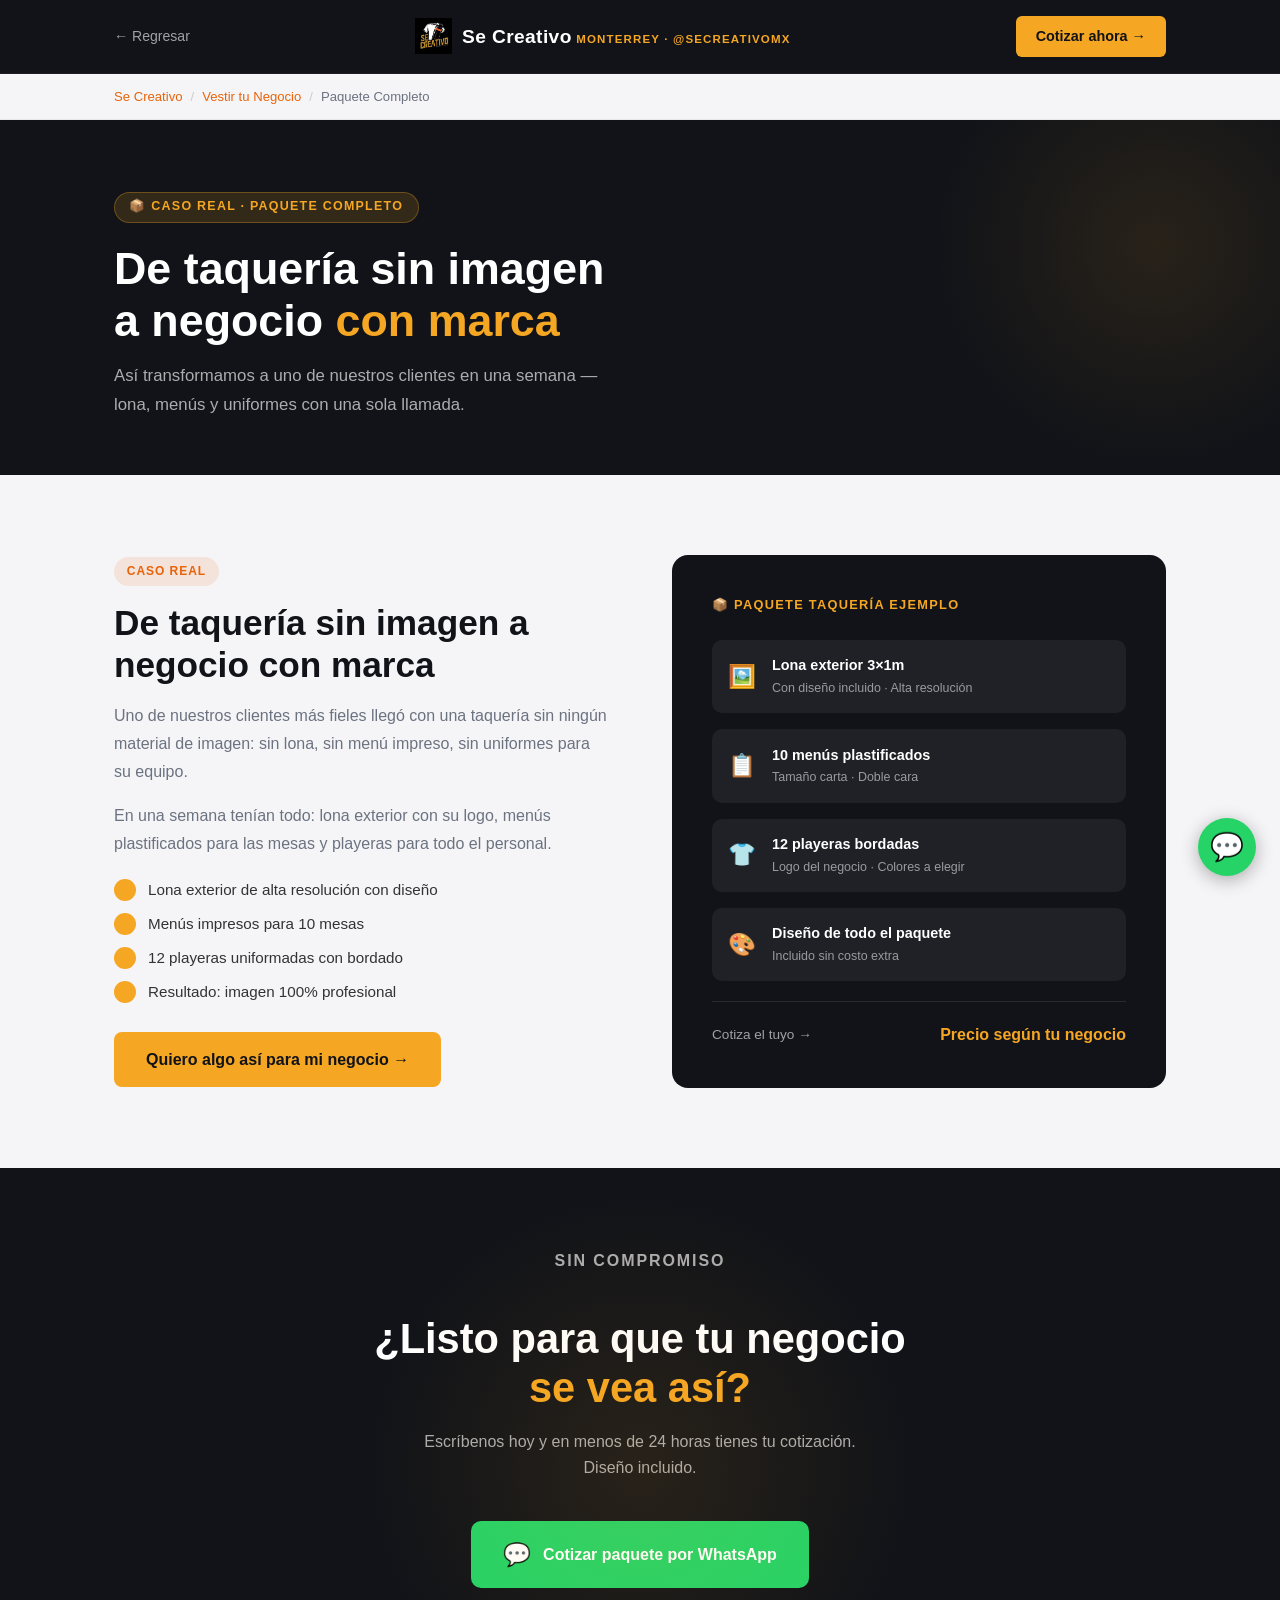
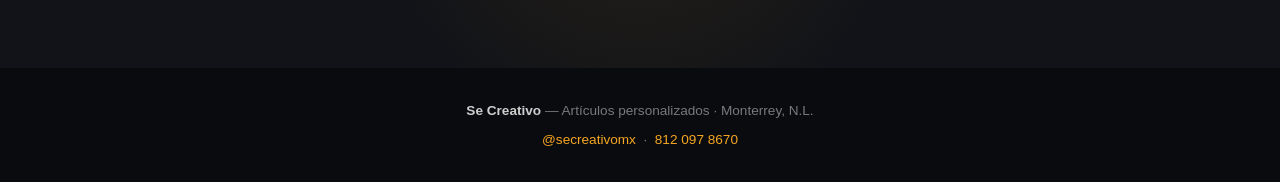
<file: 02-se-creativo/paquete-taqueria.html>
<!DOCTYPE html>
<html lang="es">
<head>
  <meta charset="UTF-8" />
  <meta name="viewport" content="width=device-width, initial-scale=1.0" />
  <title>Paquete Negocio Completo — Se Creativo Monterrey</title>
  <meta name="description" content="Así vestimos a una taquería en Monterrey: lona, menús y uniformes en una semana. Cotiza tu paquete con Se Creativo." />
  <link rel="icon" type="image/png" href="secreativologo.png" />
  <!-- Open Graph -->
  <meta property="og:type"        content="website" />
  <meta property="og:url"         content="https://secreativo.mx/paquete-taqueria.html" />
  <meta property="og:title"       content="Paquete Negocio Completo — Se Creativo Monterrey" />
  <meta property="og:description" content="Así vestimos a una taquería en Monterrey: lona, menús y uniformes en una semana. Cotiza tu paquete con Se Creativo." />
  <meta property="og:image"       content="https://secreativo.mx/secreativologo.png" />
  <meta property="og:locale"      content="es_MX" />
  <!-- Twitter / X -->
  <meta name="twitter:card"        content="summary" />
  <meta name="twitter:title"       content="Paquete Negocio Completo — Se Creativo Monterrey" />
  <meta name="twitter:description" content="Así vestimos a una taquería en Monterrey: lona, menús y uniformes en una semana." />
  <meta name="twitter:image"       content="https://secreativo.mx/secreativologo.png" />
  <link rel="stylesheet" href="styles.css" />
  <style>
    body { background: #fff; }

    /* ── BREADCRUMB ── */
    .breadcrumb { background: var(--gris); border-bottom: 1px solid #e5e7eb; padding: .75rem 0; }
    .breadcrumb-inner { display: flex; align-items: center; gap: .5rem; font-size: .82rem; color: var(--suave); }
    .breadcrumb a { color: var(--naranja); text-decoration: none; }
    .breadcrumb a:hover { text-decoration: underline; }
    .breadcrumb-sep { color: #ccc; }

    /* ── HERO ── */
    #hero { background: var(--negro); color: #fff; padding: 4.5rem 0 3.5rem; position: relative; overflow: hidden; }
    #hero::before { content: ''; position: absolute; top: -100px; right: -100px; width: 450px; height: 450px; border-radius: 50%; background: radial-gradient(circle, rgba(245,166,35,.1) 0%, transparent 70%); }
    .hero-tag { display: inline-flex; align-items: center; gap: .5rem; background: rgba(245,166,35,.15); border: 1px solid rgba(245,166,35,.3); color: var(--amarillo); font-size: .78rem; font-weight: 700; letter-spacing: .1em; text-transform: uppercase; padding: .3rem .9rem; border-radius: 20px; margin-bottom: 1.25rem; }
    #hero h1 { font-size: clamp(1.8rem, 4.5vw, 2.8rem); font-weight: 900; line-height: 1.15; margin-bottom: 1rem; max-width: 680px; }
    #hero h1 span { color: var(--amarillo); }
    #hero .hero-sub { font-size: 1.05rem; color: rgba(255,255,255,.65); max-width: 520px; line-height: 1.7; }

    /* ── CASO ── */
    #caso { padding: 5rem 0; background: var(--gris); }

    /* ── CTA ── */
    #cta { background: var(--negro); padding: 5rem 0; text-align: center; color: #fff; position: relative; overflow: hidden; }
    #cta::before { content: ''; position: absolute; bottom: -100px; left: 50%; transform: translateX(-50%); width: 600px; height: 600px; border-radius: 50%; background: radial-gradient(circle, rgba(245,166,35,.1) 0%, transparent 65%); }
    #cta h2 { font-size: clamp(1.8rem, 4vw, 2.6rem); font-weight: 900; margin-bottom: 1rem; line-height: 1.2; }
    #cta h2 span { color: var(--amarillo); }
    #cta p { color: rgba(255,255,255,.65); font-size: 1rem; max-width: 460px; margin: 0 auto 2.5rem; }

    @media (max-width: 700px) {
      #caso, #cta { padding: 3rem 0; }
    }
  </style>
</head>
<body>

  <!-- NAV -->
  <nav>
    <div class="container">
      <a href="vestir-tu-negocio.html" class="nav-back">← Regresar</a>
      <a href="index.html" class="nav-logo">
        <img src="secreativologo.png" alt="Se Creativo logo" />
        <div>
          <span class="logo-main">Se Creativo</span>
          <span class="logo-sub">Monterrey · @secreativomx</span>
        </div>
      </a>
      <a href="https://wa.me/528120978670?text=Hola%2C%20me%20interesa%20el%20paquete%20para%20negocio"
         class="nav-cta" target="_blank" rel="noopener">
        Cotizar ahora →
      </a>
    </div>
  </nav>

  <!-- BREADCRUMB -->
  <div class="breadcrumb">
    <div class="container">
      <div class="breadcrumb-inner">
        <a href="index.html">Se Creativo</a>
        <span class="breadcrumb-sep">/</span>
        <a href="vestir-tu-negocio.html">Vestir tu Negocio</a>
        <span class="breadcrumb-sep">/</span>
        <span>Paquete Completo</span>
      </div>
    </div>
  </div>

  <!-- HERO -->
  <section id="hero">
    <div class="container">
      <span class="hero-tag">📦 Caso real · Paquete completo</span>
      <h1>De taquería sin imagen<br>a negocio <span>con marca</span></h1>
      <p class="hero-sub">
        Así transformamos a uno de nuestros clientes en una semana —
        lona, menús y uniformes con una sola llamada.
      </p>
    </div>
  </section>

  <!-- CASO DE ÉXITO -->
  <section id="caso">
    <div class="container">
      <div class="caso-grid">
        <div class="caso-texto">
          <span class="caso-tag">Caso real</span>
          <h2 class="section-title">De taquería sin imagen a negocio con marca</h2>
          <p>Uno de nuestros clientes más fieles llegó con una taquería sin ningún material de imagen: sin lona, sin menú impreso, sin uniformes para su equipo.</p>
          <p>En una semana tenían todo: lona exterior con su logo, menús plastificados para las mesas y playeras para todo el personal.</p>
          <ul class="caso-lista">
            <li>Lona exterior de alta resolución con diseño</li>
            <li>Menús impresos para 10 mesas</li>
            <li>12 playeras uniformadas con bordado</li>
            <li>Resultado: imagen 100% profesional</li>
          </ul>
          <a href="https://wa.me/528120978670?text=Hola%2C%20me%20interesa%20el%20paquete%20para%20negocio"
             class="btn btn-primary" target="_blank" rel="noopener">
            Quiero algo así para mi negocio →
          </a>
        </div>
        <div class="caso-visual">
          <p class="caso-visual-title">📦 Paquete Taquería Ejemplo</p>
          <div class="caso-items">
            <div class="caso-item">
              <span class="caso-item-icon">🖼️</span>
              <div>
                <p class="caso-item-label">Lona exterior 3×1m</p>
                <p class="caso-item-desc">Con diseño incluido · Alta resolución</p>
              </div>
            </div>
            <div class="caso-item">
              <span class="caso-item-icon">📋</span>
              <div>
                <p class="caso-item-label">10 menús plastificados</p>
                <p class="caso-item-desc">Tamaño carta · Doble cara</p>
              </div>
            </div>
            <div class="caso-item">
              <span class="caso-item-icon">👕</span>
              <div>
                <p class="caso-item-label">12 playeras bordadas</p>
                <p class="caso-item-desc">Logo del negocio · Colores a elegir</p>
              </div>
            </div>
            <div class="caso-item">
              <span class="caso-item-icon">🎨</span>
              <div>
                <p class="caso-item-label">Diseño de todo el paquete</p>
                <p class="caso-item-desc">Incluido sin costo extra</p>
              </div>
            </div>
          </div>
          <div class="caso-total">
            <span>Cotiza el tuyo →</span>
            <strong>Precio según tu negocio</strong>
          </div>
        </div>
      </div>
    </div>
  </section>

  <!-- CTA FINAL -->
  <section id="cta">
    <div class="container">
      <p class="section-eyebrow">Sin compromiso</p>
      <h2>¿Listo para que tu negocio<br><span>se vea así?</span></h2>
      <p>Escríbenos hoy y en menos de 24 horas tienes tu cotización. Diseño incluido.</p>
      <a href="https://wa.me/528120978670?text=Hola%2C%20quiero%20cotizar%20el%20paquete%20completo%20para%20mi%20negocio"
         class="wa-block" target="_blank" rel="noopener">
        <span class="wa-icon">💬</span>
        Cotizar paquete por WhatsApp
      </a>
    </div>
  </section>

  <!-- FOOTER -->
  <footer>
    <p><strong>Se Creativo</strong> — Artículos personalizados · Monterrey, N.L.</p>
    <p style="margin-top:.4rem;">
      <a href="https://www.instagram.com/secreativomx" target="_blank" rel="noopener">@secreativomx</a>
      &nbsp;·&nbsp;
      <a href="https://wa.me/528120978670" target="_blank" rel="noopener">812 097 8670</a>
    </p>
  </footer>

  <!-- WhatsApp flotante -->
  <a href="https://wa.me/528120978670?text=Hola%2C%20quiero%20cotizar%20el%20paquete%20completo%20para%20mi%20negocio"
     class="whatsapp-float" target="_blank" rel="noopener" aria-label="Cotizar por WhatsApp">
    💬
  </a>

</body>
</html>
</file>
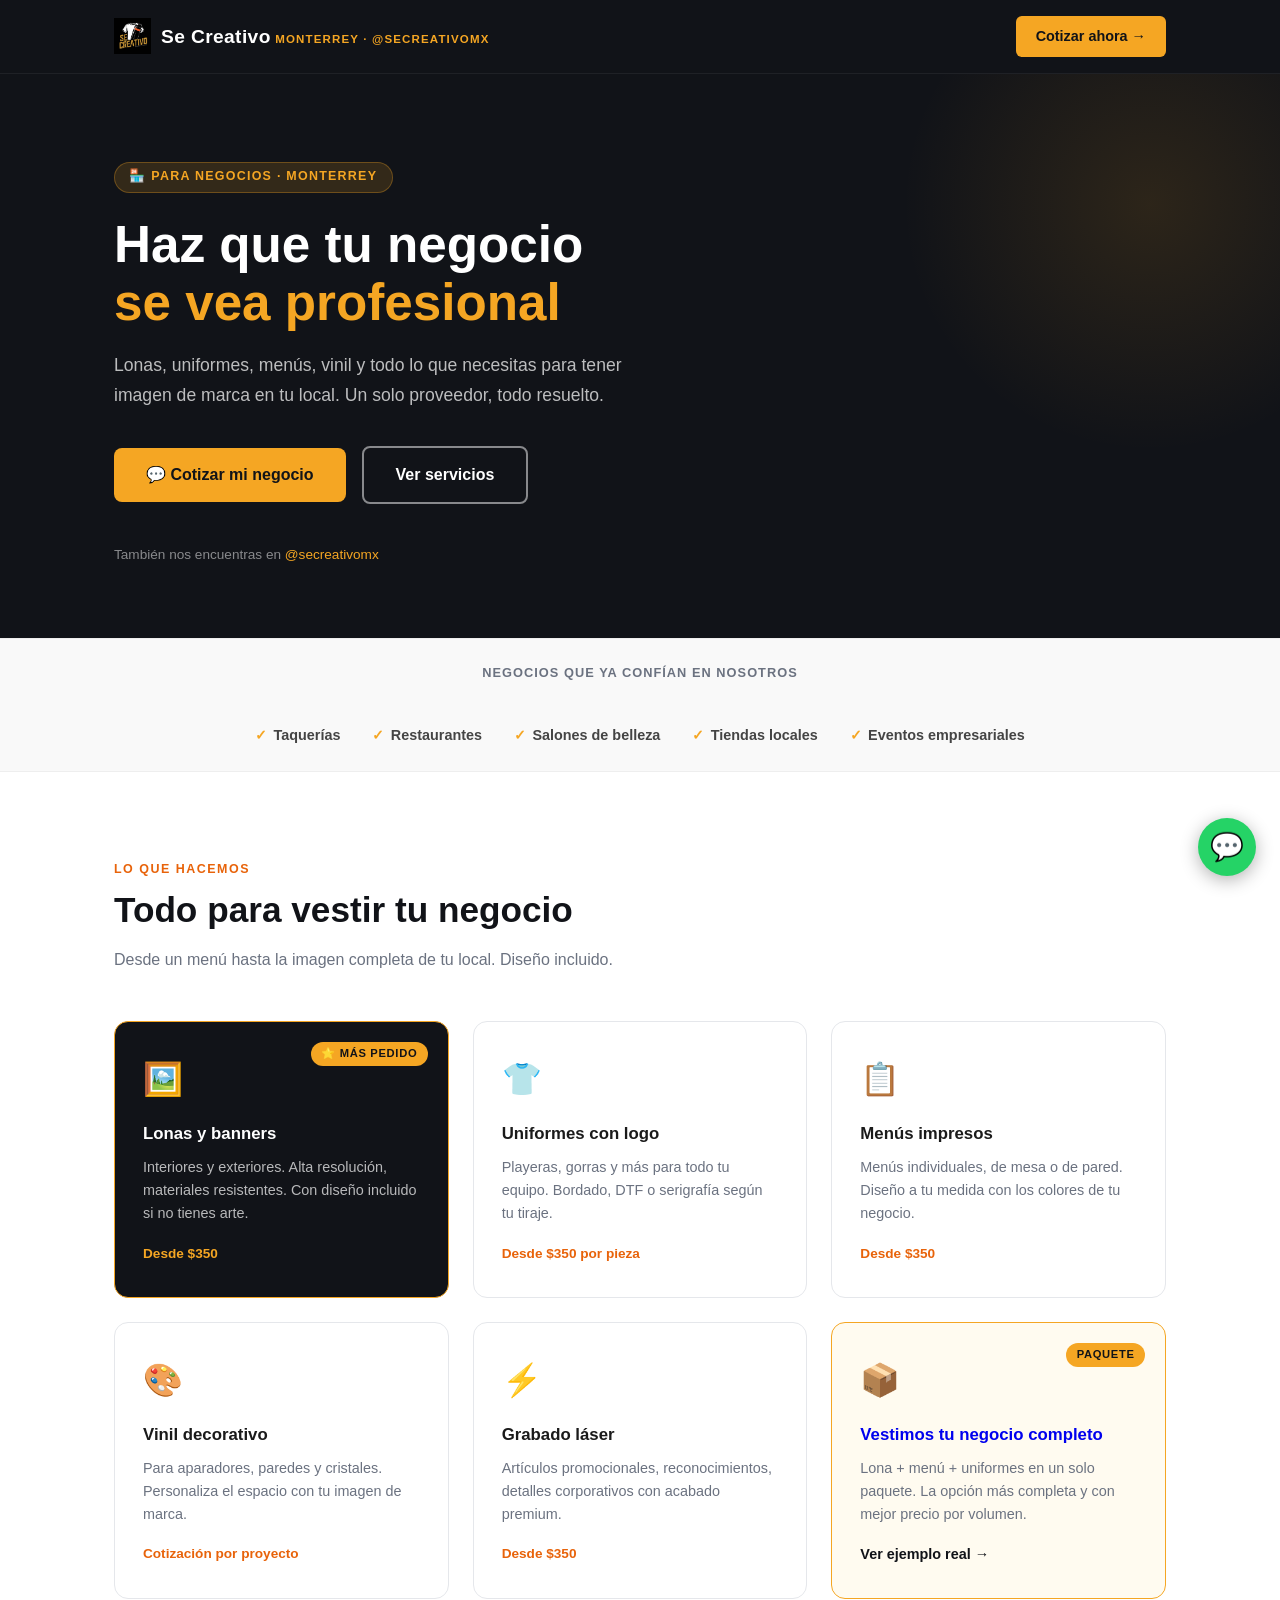
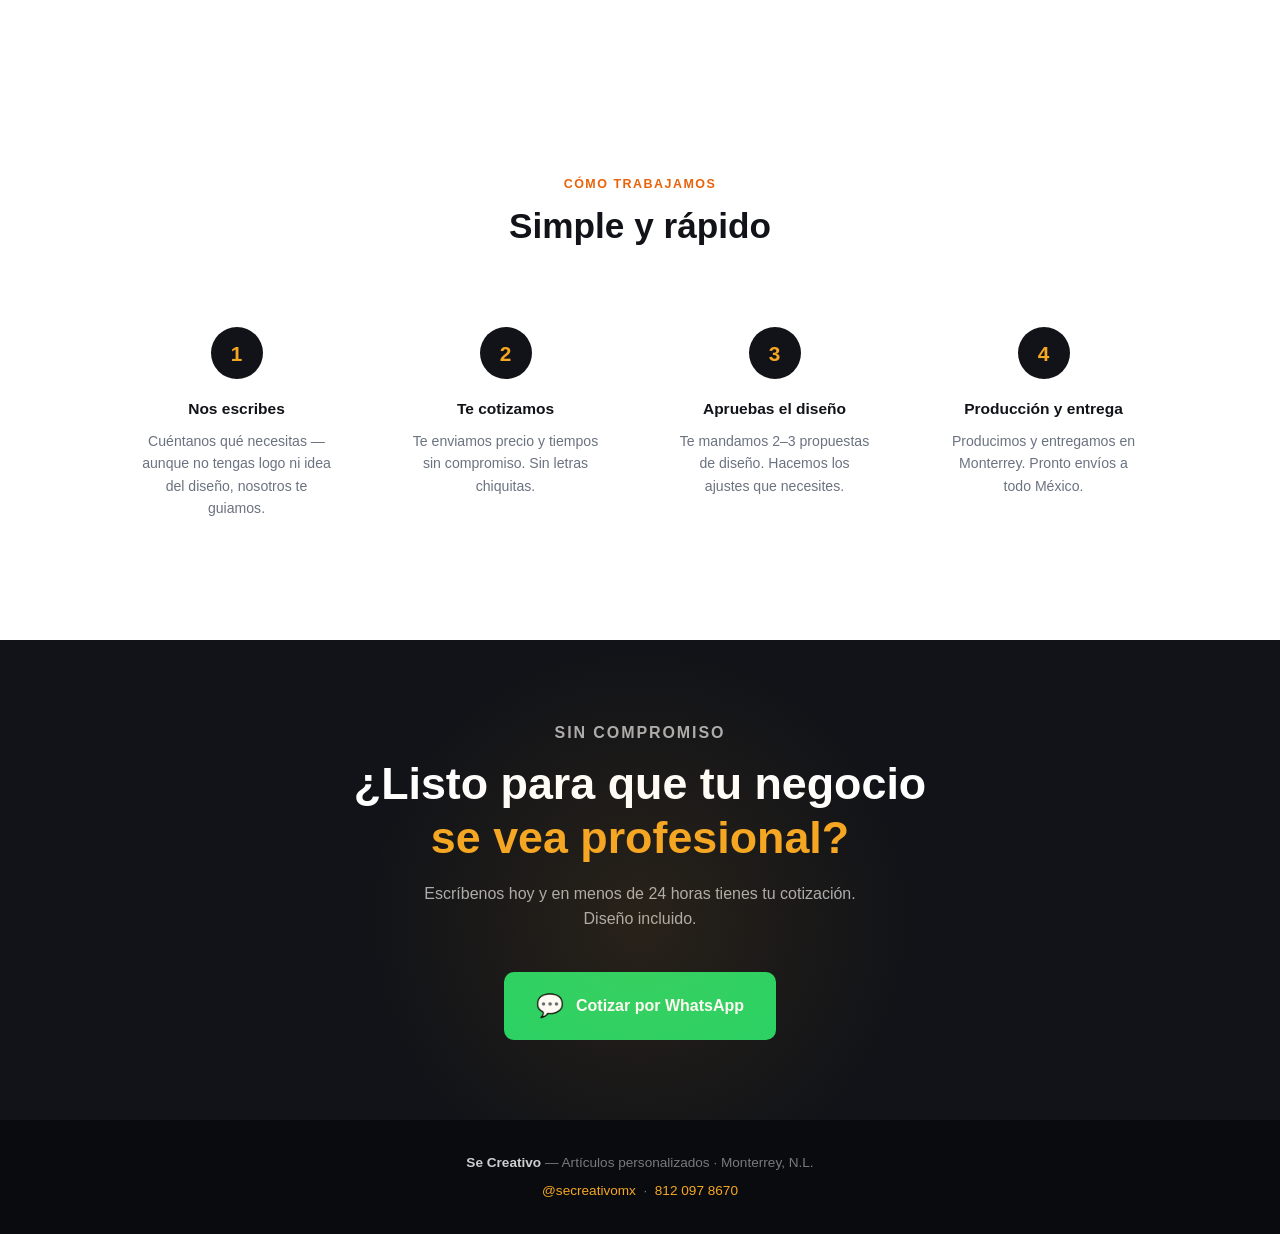
<file: 02-se-creativo/vestir-tu-negocio.html>
<!DOCTYPE html>
<html lang="es">
<head>
  <meta charset="UTF-8" />
  <meta name="viewport" content="width=device-width, initial-scale=1.0" />
  <title>Vestimos tu Negocio — Se Creativo Monterrey</title>
  <meta name="description" content="Lonas, uniformes, menús y más para darle imagen profesional a tu negocio en Monterrey. Cotiza sin compromiso con Se Creativo." />
  <link rel="icon" type="image/png" href="secreativologo.png" />
  <!-- Open Graph -->
  <meta property="og:type"        content="website" />
  <meta property="og:url"         content="https://secreativo.mx/vestir-tu-negocio.html" />
  <meta property="og:title"       content="Vestimos tu Negocio — Se Creativo Monterrey" />
  <meta property="og:description" content="Lonas, uniformes, menús y más para darle imagen profesional a tu negocio en Monterrey. Cotiza sin compromiso con Se Creativo." />
  <meta property="og:image"       content="https://secreativo.mx/secreativologo.png" />
  <meta property="og:locale"      content="es_MX" />
  <!-- Twitter / X -->
  <meta name="twitter:card"        content="summary" />
  <meta name="twitter:title"       content="Vestimos tu Negocio — Se Creativo Monterrey" />
  <meta name="twitter:description" content="Lonas, uniformes, menús y más para darle imagen profesional a tu negocio en Monterrey." />
  <meta name="twitter:image"       content="https://secreativo.mx/secreativologo.png" />
  <link rel="stylesheet" href="styles.css" />
  <style>
    body { background: #fff; }

    /* ── HERO ── */
    #hero { background: var(--negro); color: #fff; padding: 5.5rem 0 4.5rem; position: relative; overflow: hidden; }
    #hero::before { content: ''; position: absolute; top: -120px; right: -120px; width: 500px; height: 500px; border-radius: 50%; background: radial-gradient(circle, rgba(245,166,35,.12) 0%, transparent 70%); }
    .hero-tag { display: inline-flex; align-items: center; gap: .5rem; background: rgba(245,166,35,.15); border: 1px solid rgba(245,166,35,.3); color: var(--amarillo); font-size: .78rem; font-weight: 700; letter-spacing: .1em; text-transform: uppercase; padding: .3rem .9rem; border-radius: 20px; margin-bottom: 1.4rem; }
    #hero h1 { font-size: clamp(2rem, 5vw, 3.2rem); font-weight: 900; line-height: 1.15; margin-bottom: 1.1rem; max-width: 700px; }
    #hero h1 span { color: var(--amarillo); }
    #hero .hero-sub { font-size: 1.1rem; color: rgba(255,255,255,.72); max-width: 540px; margin-bottom: 2.2rem; line-height: 1.7; }
    .hero-actions { display: flex; gap: 1rem; flex-wrap: wrap; align-items: center; }
    .hero-social { color: rgba(255,255,255,.5); font-size: .85rem; margin-top: 2.5rem; }
    .hero-social a { color: var(--amarillo); text-decoration: none; }

    /* ── SOCIAL PROOF ── */
    #proof { background: #f9f9f9; border-top: 1px solid #eee; border-bottom: 1px solid #eee; padding: 1.5rem 0; }
    .proof-inner { display: flex; align-items: center; justify-content: center; gap: 2.5rem; flex-wrap: wrap; }
    .proof-label { font-size: .8rem; font-weight: 700; color: var(--suave); text-transform: uppercase; letter-spacing: .08em; }
    .proof-items { display: flex; gap: 2rem; flex-wrap: wrap; align-items: center; }
    .proof-item { font-size: .9rem; font-weight: 600; color: #444; display: flex; align-items: center; gap: .4rem; }
    .proof-item::before { content: '✓'; color: var(--amarillo); font-weight: 900; }

    /* ── SERVICIOS ── */
    #servicios { padding: 5.5rem 0; background: #fff; }
    #servicios .header { margin-bottom: 3rem; }
    .servicios-grid { display: grid; grid-template-columns: repeat(auto-fit, minmax(300px, 1fr)); gap: 1.5rem; }
    .servicio-card { border: 1.5px solid #e5e7eb; border-radius: 14px; padding: 2rem 1.75rem; transition: border-color .2s, box-shadow .2s, transform .2s; position: relative; }
    .servicio-card:hover { border-color: var(--amarillo); box-shadow: 0 8px 32px rgba(245,166,35,.12); transform: translateY(-3px); }
    .servicio-card.destacado { background: var(--negro); border-color: var(--amarillo); color: #fff; }
    .servicio-card.destacado .servicio-desc { color: rgba(255,255,255,.7); }
    .servicio-badge { display: inline-block; background: var(--amarillo); color: var(--negro); font-size: .7rem; font-weight: 800; padding: .2rem .65rem; border-radius: 20px; letter-spacing: .06em; text-transform: uppercase; position: absolute; top: 1.25rem; right: 1.25rem; }
    .servicio-icon { font-size: 2rem; margin-bottom: 1rem; }
    .servicio-card h3 { font-size: 1.05rem; font-weight: 700; margin-bottom: .5rem; }
    .servicio-desc { font-size: .9rem; color: var(--suave); line-height: 1.6; }
    .servicio-desde { margin-top: 1.1rem; font-size: .85rem; font-weight: 700; color: var(--naranja); }
    .servicio-card.destacado .servicio-desde { color: var(--amarillo); }

    /* ── PROCESO ── */
    #proceso { padding: 5.5rem 0; background: #fff; }
    #proceso .header { text-align: center; margin-bottom: 3rem; }
    .proceso-grid { display: grid; grid-template-columns: repeat(auto-fit, minmax(220px, 1fr)); gap: 1.5rem; }
    .paso { text-align: center; padding: 2rem 1.5rem; }
    .paso-num { width: 52px; height: 52px; background: var(--negro); color: var(--amarillo); border-radius: 50%; display: flex; align-items: center; justify-content: center; font-size: 1.3rem; font-weight: 900; margin: 0 auto 1.1rem; }
    .paso h3 { font-size: .97rem; font-weight: 700; margin-bottom: .5rem; color: var(--negro); }
    .paso p  { font-size: .88rem; color: var(--suave); line-height: 1.6; }

    /* ── CTA FINAL ── */
    #cta { background: var(--negro); padding: 5rem 0; text-align: center; color: #fff; position: relative; overflow: hidden; }
    #cta::before { content: ''; position: absolute; bottom: -100px; left: 50%; transform: translateX(-50%); width: 600px; height: 600px; border-radius: 50%; background: radial-gradient(circle, rgba(245,166,35,.1) 0%, transparent 65%); }
    #cta .section-eyebrow { margin-bottom: .75rem; }
    #cta h2 { font-size: clamp(1.8rem, 4vw, 2.8rem); font-weight: 900; margin-bottom: 1rem; line-height: 1.2; }
    #cta h2 span { color: var(--amarillo); }
    #cta p { color: rgba(255,255,255,.65); font-size: 1rem; max-width: 480px; margin: 0 auto 2.5rem; }
    .cta-actions { display: flex; justify-content: center; gap: 1rem; flex-wrap: wrap; }

    @media (max-width: 600px) {
      #hero { padding: 3.5rem 0 3rem; }
      .hero-actions { flex-direction: column; }
      .hero-actions .btn { text-align: center; width: 100%; }
      .proof-inner { flex-direction: column; gap: 1rem; text-align: center; }
      .proof-items { justify-content: center; gap: 1rem; }
      #servicios, #proceso, #cta { padding: 3rem 0; }
      #servicios .header, #proceso .header { margin-bottom: 2rem; }
      .servicios-grid { grid-template-columns: 1fr; }
      .proceso-grid { grid-template-columns: 1fr 1fr; }
      .cta-actions { flex-direction: column; align-items: center; }
      .wa-block { width: 100%; justify-content: center; }
    }
    @media (max-width: 400px) {
      .proceso-grid { grid-template-columns: 1fr; }
    }
  </style>
</head>
<body>

  <!-- NAV -->
  <nav>
    <div class="container">
      <a href="#hero" class="nav-logo">
        <img src="secreativologo.png" alt="Se Creativo logo" />
        <div>
          <span class="logo-main">Se Creativo</span>
          <span class="logo-sub">Monterrey · @secreativomx</span>
        </div>
      </a>
      <a href="https://wa.me/528120978670?text=Hola%2C%20quiero%20cotizar%20imagen%20para%20mi%20negocio"
         class="nav-cta" target="_blank" rel="noopener">
        Cotizar ahora →
      </a>
    </div>
  </nav>

  <!-- HERO -->
  <section id="hero">
    <div class="container">
      <span class="hero-tag">🏪 Para negocios · Monterrey</span>
      <h1>Haz que tu negocio<br><span>se vea profesional</span></h1>
      <p class="hero-sub">
        Lonas, uniformes, menús, vinil y todo lo que necesitas para tener
        imagen de marca en tu local. Un solo proveedor, todo resuelto.
      </p>
      <div class="hero-actions">
        <a href="https://wa.me/528120978670?text=Hola%2C%20quiero%20cotizar%20imagen%20para%20mi%20negocio"
           class="btn btn-primary" target="_blank" rel="noopener">
          💬 Cotizar mi negocio
        </a>
        <a href="#servicios" class="btn btn-outline">Ver servicios</a>
      </div>
      <p class="hero-social">
        También nos encuentras en
        <a href="https://www.instagram.com/secreativomx" target="_blank" rel="noopener">@secreativomx</a>
      </p>
    </div>
  </section>

  <!-- SOCIAL PROOF -->
  <div id="proof">
    <div class="container">
      <div class="proof-inner">
        <span class="proof-label">Negocios que ya confían en nosotros</span>
        <div class="proof-items">
          <span class="proof-item">Taquerías</span>
          <span class="proof-item">Restaurantes</span>
          <span class="proof-item">Salones de belleza</span>
          <span class="proof-item">Tiendas locales</span>
          <span class="proof-item">Eventos empresariales</span>
        </div>
      </div>
    </div>
  </div>

  <!-- SERVICIOS -->
  <section id="servicios">
    <div class="container">
      <div class="header">
        <p class="section-eyebrow">Lo que hacemos</p>
        <h2 class="section-title">Todo para vestir tu negocio</h2>
        <p class="section-sub">Desde un menú hasta la imagen completa de tu local. Diseño incluido.</p>
      </div>
      <div class="servicios-grid">

        <div class="servicio-card destacado">
          <span class="servicio-badge">⭐ Más pedido</span>
          <div class="servicio-icon">🖼️</div>
          <h3>Lonas y banners</h3>
          <p class="servicio-desc">Interiores y exteriores. Alta resolución, materiales resistentes. Con diseño incluido si no tienes arte.</p>
          <p class="servicio-desde">Desde $350</p>
        </div>

        <div class="servicio-card">
          <div class="servicio-icon">👕</div>
          <h3>Uniformes con logo</h3>
          <p class="servicio-desc">Playeras, gorras y más para todo tu equipo. Bordado, DTF o serigrafía según tu tiraje.</p>
          <p class="servicio-desde">Desde $350 por pieza</p>
        </div>

        <div class="servicio-card">
          <div class="servicio-icon">📋</div>
          <h3>Menús impresos</h3>
          <p class="servicio-desc">Menús individuales, de mesa o de pared. Diseño a tu medida con los colores de tu negocio.</p>
          <p class="servicio-desde">Desde $350</p>
        </div>

        <div class="servicio-card">
          <div class="servicio-icon">🎨</div>
          <h3>Vinil decorativo</h3>
          <p class="servicio-desc">Para aparadores, paredes y cristales. Personaliza el espacio con tu imagen de marca.</p>
          <p class="servicio-desde">Cotización por proyecto</p>
        </div>

        <div class="servicio-card">
          <div class="servicio-icon">⚡</div>
          <h3>Grabado láser</h3>
          <p class="servicio-desc">Artículos promocionales, reconocimientos, detalles corporativos con acabado premium.</p>
          <p class="servicio-desde">Desde $350</p>
        </div>

        <a href="paquete-taqueria.html" class="servicio-card" style="border-color: var(--amarillo); background: #fffbf0; text-decoration: none; display: block; cursor: pointer;">
          <span class="servicio-badge">Paquete</span>
          <div class="servicio-icon">📦</div>
          <h3>Vestimos tu negocio completo</h3>
          <p class="servicio-desc">Lona + menú + uniformes en un solo paquete. La opción más completa y con mejor precio por volumen.</p>
          <p class="servicio-desde" style="color: var(--negro); font-size:.9rem;">Ver ejemplo real →</p>
        </a>

      </div>
    </div>
  </section>

  <!-- PROCESO -->
  <section id="proceso">
    <div class="container">
      <div class="header">
        <p class="section-eyebrow">Cómo trabajamos</p>
        <h2 class="section-title">Simple y rápido</h2>
      </div>
      <div class="proceso-grid">
        <div class="paso">
          <div class="paso-num">1</div>
          <h3>Nos escribes</h3>
          <p>Cuéntanos qué necesitas — aunque no tengas logo ni idea del diseño, nosotros te guiamos.</p>
        </div>
        <div class="paso">
          <div class="paso-num">2</div>
          <h3>Te cotizamos</h3>
          <p>Te enviamos precio y tiempos sin compromiso. Sin letras chiquitas.</p>
        </div>
        <div class="paso">
          <div class="paso-num">3</div>
          <h3>Apruebas el diseño</h3>
          <p>Te mandamos 2–3 propuestas de diseño. Hacemos los ajustes que necesites.</p>
        </div>
        <div class="paso">
          <div class="paso-num">4</div>
          <h3>Producción y entrega</h3>
          <p>Producimos y entregamos en Monterrey. Pronto envíos a todo México.</p>
        </div>
      </div>
    </div>
  </section>

  <!-- CTA FINAL -->
  <section id="cta">
    <div class="container">
      <p class="section-eyebrow">Sin compromiso</p>
      <h2>¿Listo para que tu negocio<br><span>se vea profesional?</span></h2>
      <p>Escríbenos hoy y en menos de 24 horas tienes tu cotización. Diseño incluido.</p>
      <div class="cta-actions">
        <a href="https://wa.me/528120978670?text=Hola%2C%20quiero%20cotizar%20imagen%20para%20mi%20negocio"
           class="wa-block" target="_blank" rel="noopener">
          <span class="wa-icon">💬</span>
          Cotizar por WhatsApp
        </a>
      </div>
    </div>
  </section>

  <!-- FOOTER -->
  <footer>
    <p><strong>Se Creativo</strong> — Artículos personalizados · Monterrey, N.L.</p>
    <p style="margin-top:.4rem;">
      <a href="https://www.instagram.com/secreativomx" target="_blank" rel="noopener">@secreativomx</a>
      &nbsp;·&nbsp;
      <a href="https://wa.me/528120978670" target="_blank" rel="noopener">812 097 8670</a>
    </p>
  </footer>

  <!-- WhatsApp flotante -->
  <a href="https://wa.me/528120978670?text=Hola%2C%20quiero%20cotizar%20imagen%20para%20mi%20negocio"
     class="whatsapp-float" target="_blank" rel="noopener" aria-label="Cotizar por WhatsApp">
    💬
  </a>

</body>
</html>
</file>
<file: 02-se-creativo/styles.css>
/* ── RESET & BASE ── */
*, *::before, *::after { box-sizing: border-box; margin: 0; padding: 0; }
html { scroll-behavior: smooth; }
body {
  font-family: 'Segoe UI', Arial, sans-serif;
  color: #1a1a1a;
  line-height: 1.6;
}

/* ── VARIABLES ── */
:root {
  --negro:    #111318;
  --oscuro:   #1e2028;
  --amarillo: #f5a623;
  --naranja:  #e8630a;
  --gris:     #f5f5f7;
  --suave:    #6b7280;
  --blanco:   #ffffff;
}

/* ── LAYOUT ── */
.container { max-width: 1100px; margin: 0 auto; padding: 0 1.5rem; }

/* ── BOTONES ── */
.btn {
  display: inline-block;
  padding: .9rem 2rem;
  border-radius: 8px;
  font-weight: 700;
  font-size: 1rem;
  text-decoration: none;
  transition: transform .15s, box-shadow .15s, background .15s;
  cursor: pointer;
}
.btn:hover { transform: translateY(-2px); box-shadow: 0 8px 24px rgba(0,0,0,.2); }
.btn-primary { background: var(--amarillo); color: var(--negro); }
.btn-primary:hover { background: #e09a1a; }
.btn-outline { background: transparent; color: #fff; border: 2px solid rgba(255,255,255,.5); }
.btn-outline:hover { border-color: #fff; background: rgba(255,255,255,.08); }

/* ── NAV ── */
nav {
  background: var(--negro);
  padding: 1rem 0;
  position: sticky;
  top: 0;
  z-index: 100;
  border-bottom: 1px solid rgba(255,255,255,.06);
}
nav .container { display: flex; justify-content: space-between; align-items: center; gap: 1rem; }
.nav-logo { text-decoration: none; display: flex; flex-direction: row; align-items: center; gap: .65rem; line-height: 1.1; }
.nav-logo img { height: 36px; width: auto; display: block; }
.nav-logo .logo-main { color: #fff; font-weight: 800; font-size: 1.2rem; letter-spacing: .02em; }
.nav-logo .logo-sub  { color: var(--amarillo); font-size: .72rem; font-weight: 600; letter-spacing: .1em; text-transform: uppercase; }
.nav-cta {
  background: var(--amarillo);
  color: var(--negro);
  padding: .55rem 1.25rem;
  border-radius: 6px;
  font-weight: 700;
  font-size: .9rem;
  text-decoration: none;
  transition: background .15s;
}
.nav-cta:hover { background: #e09a1a; }
.nav-back {
  display: flex;
  align-items: center;
  gap: .5rem;
  color: rgba(255,255,255,.6);
  font-size: .88rem;
  text-decoration: none;
  transition: color .15s;
}
.nav-back:hover { color: var(--amarillo); }

/* ── TIPOGRAFÍA DE SECCIÓN ── */
.section-eyebrow {
  color: var(--naranja);
  font-size: .78rem;
  font-weight: 700;
  letter-spacing: .12em;
  text-transform: uppercase;
  margin-bottom: .6rem;
}
.section-title {
  font-size: clamp(1.6rem, 3vw, 2.2rem);
  font-weight: 800;
  color: var(--negro);
  margin-bottom: 1rem;
  line-height: 1.2;
}
.section-sub { font-size: 1rem; color: var(--suave); max-width: 520px; }

/* ── CASO DE ÉXITO (compartido) ── */
.caso-grid {
  display: grid;
  grid-template-columns: 1fr 1fr;
  gap: 4rem;
  align-items: center;
}
.caso-tag {
  display: inline-block;
  background: rgba(232,99,10,.12);
  color: var(--naranja);
  font-size: .75rem;
  font-weight: 700;
  padding: .3rem .8rem;
  border-radius: 20px;
  letter-spacing: .08em;
  text-transform: uppercase;
  margin-bottom: 1rem;
}
.caso-texto p { color: var(--suave); font-size: 1rem; line-height: 1.75; margin-bottom: 1rem; }
.caso-lista { list-style: none; display: flex; flex-direction: column; gap: .6rem; margin: 1.25rem 0 1.75rem; }
.caso-lista li { display: flex; align-items: center; gap: .75rem; font-size: .95rem; color: #333; }
.caso-lista li::before {
  content: '';
  width: 22px; height: 22px;
  background: var(--amarillo);
  border-radius: 50%;
  flex-shrink: 0;
}
.caso-visual { background: var(--negro); border-radius: 16px; padding: 2.5rem; color: #fff; }
.caso-visual-title {
  font-size: .8rem;
  font-weight: 700;
  letter-spacing: .1em;
  text-transform: uppercase;
  color: var(--amarillo);
  margin-bottom: 1.5rem;
}
.caso-items { display: flex; flex-direction: column; gap: 1rem; }
.caso-item {
  display: flex;
  align-items: center;
  gap: 1rem;
  background: rgba(255,255,255,.06);
  border-radius: 10px;
  padding: .9rem 1rem;
}
.caso-item-icon { font-size: 1.4rem; flex-shrink: 0; }
.caso-item-label { font-size: .9rem; font-weight: 600; }
.caso-item-desc  { font-size: .78rem; color: rgba(255,255,255,.55); margin-top: .1rem; }
.caso-total {
  border-top: 1px solid rgba(255,255,255,.1);
  margin-top: 1.25rem;
  padding-top: 1.25rem;
  display: flex;
  justify-content: space-between;
  align-items: center;
}
.caso-total span { font-size: .85rem; color: rgba(255,255,255,.6); }
.caso-total strong { font-size: 1rem; color: var(--amarillo); }

/* ── WHATSAPP ── */
.wa-block {
  display: inline-flex;
  align-items: center;
  gap: .75rem;
  background: #25d366;
  color: #fff;
  padding: 1rem 2rem;
  border-radius: 10px;
  font-weight: 700;
  font-size: 1rem;
  text-decoration: none;
  transition: background .15s, transform .15s;
}
.wa-block:hover { background: #1fba59; transform: translateY(-2px); }
.wa-block .wa-icon { font-size: 1.4rem; }
.whatsapp-float {
  position: fixed;
  bottom: 1.5rem;
  right: 1.5rem;
  width: 58px; height: 58px;
  background: #25d366;
  border-radius: 50%;
  display: flex; align-items: center; justify-content: center;
  font-size: 1.7rem;
  box-shadow: 0 4px 18px rgba(0,0,0,.3);
  text-decoration: none;
  z-index: 200;
  transition: transform .2s;
}
.whatsapp-float:hover { transform: scale(1.1); }

/* ── FOOTER ── */
footer {
  background: #0a0b0e;
  color: rgba(255,255,255,.45);
  text-align: center;
  padding: 2rem 1rem;
  font-size: .85rem;
}
footer strong { color: rgba(255,255,255,.8); }
footer a { color: var(--amarillo); text-decoration: none; }
.footer-links {
  display: flex;
  justify-content: center;
  gap: 1.5rem;
  margin-top: .6rem;
  flex-wrap: wrap;
}

/* ── RESPONSIVE COMPARTIDO ── */
@media (max-width: 700px) {
  .caso-grid { grid-template-columns: 1fr; gap: 2rem; }
  .caso-visual { padding: 1.5rem; }
}
</file>
